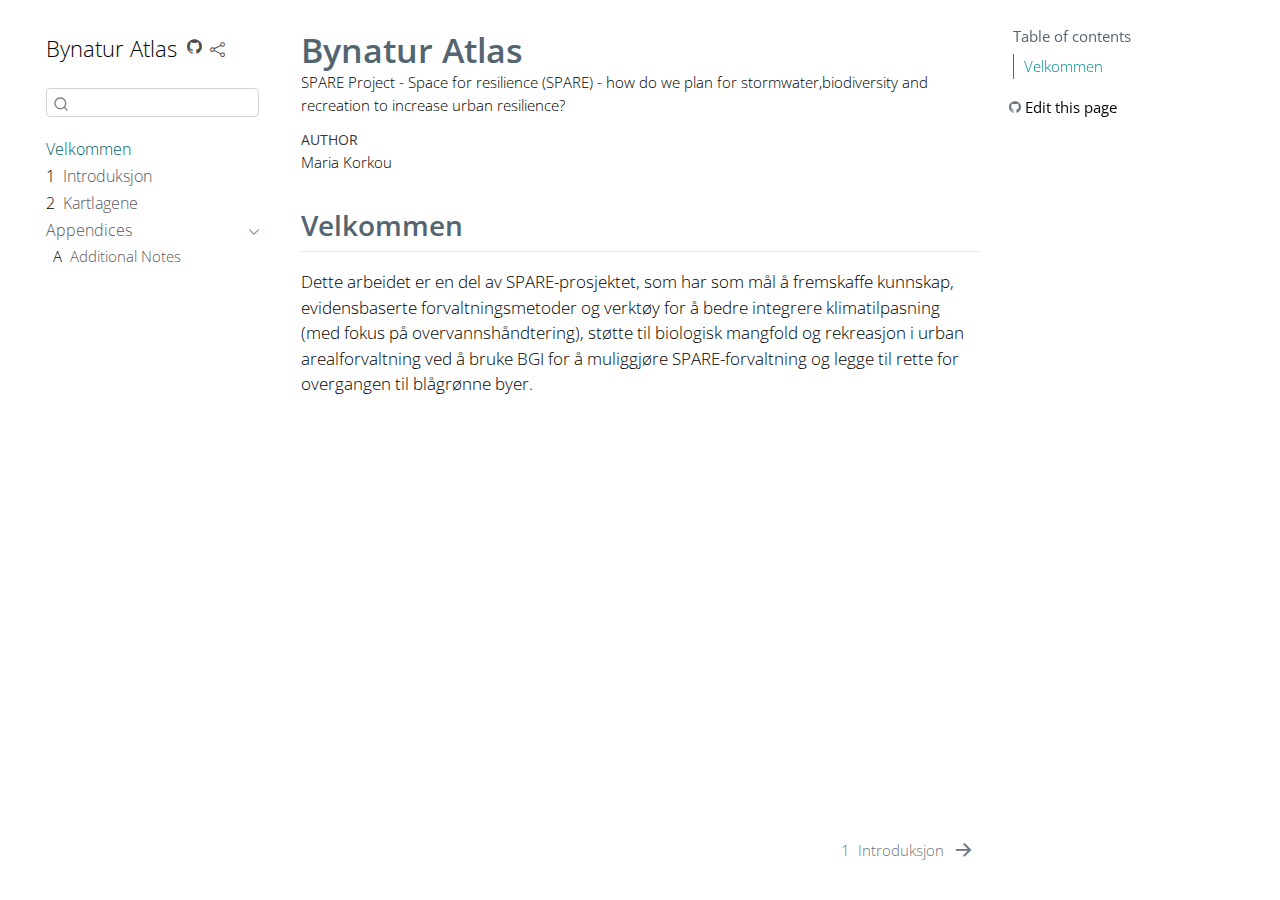
<file: _book/index.html>
<!DOCTYPE html>
<html xmlns="http://www.w3.org/1999/xhtml" lang="en" xml:lang="en"><head>

<meta charset="utf-8">
<meta name="generator" content="quarto-1.3.450">

<meta name="viewport" content="width=device-width, initial-scale=1.0, user-scalable=yes">

<meta name="author" content="Maria Korkou">
<meta name="description" content="SPARE Project - Space for resilience (SPARE) - how do we plan for stormwater,biodiversity and recreation to increase urban resilience?">

<title>Bynatur Atlas</title>
<style>
code{white-space: pre-wrap;}
span.smallcaps{font-variant: small-caps;}
div.columns{display: flex; gap: min(4vw, 1.5em);}
div.column{flex: auto; overflow-x: auto;}
div.hanging-indent{margin-left: 1.5em; text-indent: -1.5em;}
ul.task-list{list-style: none;}
ul.task-list li input[type="checkbox"] {
  width: 0.8em;
  margin: 0 0.8em 0.2em -1em; /* quarto-specific, see https://github.com/quarto-dev/quarto-cli/issues/4556 */ 
  vertical-align: middle;
}
</style>


<script src="site_libs/quarto-nav/quarto-nav.js"></script>
<script src="site_libs/quarto-nav/headroom.min.js"></script>
<script src="site_libs/clipboard/clipboard.min.js"></script>
<script src="site_libs/quarto-search/autocomplete.umd.js"></script>
<script src="site_libs/quarto-search/fuse.min.js"></script>
<script src="site_libs/quarto-search/quarto-search.js"></script>
<meta name="quarto:offset" content="./">
<link href="./introduction.html" rel="next">
<script src="site_libs/quarto-html/quarto.js"></script>
<script src="site_libs/quarto-html/popper.min.js"></script>
<script src="site_libs/quarto-html/tippy.umd.min.js"></script>
<script src="site_libs/quarto-html/anchor.min.js"></script>
<link href="site_libs/quarto-html/tippy.css" rel="stylesheet">
<link href="site_libs/quarto-html/quarto-syntax-highlighting.css" rel="stylesheet" id="quarto-text-highlighting-styles">
<script src="site_libs/bootstrap/bootstrap.min.js"></script>
<link href="site_libs/bootstrap/bootstrap-icons.css" rel="stylesheet">
<link href="site_libs/bootstrap/bootstrap.min.css" rel="stylesheet" id="quarto-bootstrap" data-mode="light">
<script id="quarto-search-options" type="application/json">{
  "location": "sidebar",
  "copy-button": false,
  "collapse-after": 3,
  "panel-placement": "start",
  "type": "textbox",
  "limit": 20,
  "language": {
    "search-no-results-text": "No results",
    "search-matching-documents-text": "matching documents",
    "search-copy-link-title": "Copy link to search",
    "search-hide-matches-text": "Hide additional matches",
    "search-more-match-text": "more match in this document",
    "search-more-matches-text": "more matches in this document",
    "search-clear-button-title": "Clear",
    "search-detached-cancel-button-title": "Cancel",
    "search-submit-button-title": "Submit",
    "search-label": "Search"
  }
}</script>


</head>

<body class="nav-sidebar floating">

<div id="quarto-search-results"></div>
  <header id="quarto-header" class="headroom fixed-top">
  <nav class="quarto-secondary-nav">
    <div class="container-fluid d-flex">
      <button type="button" class="quarto-btn-toggle btn" data-bs-toggle="collapse" data-bs-target="#quarto-sidebar,#quarto-sidebar-glass" aria-controls="quarto-sidebar" aria-expanded="false" aria-label="Toggle sidebar navigation" onclick="if (window.quartoToggleHeadroom) { window.quartoToggleHeadroom(); }">
        <i class="bi bi-layout-text-sidebar-reverse"></i>
      </button>
      <nav class="quarto-page-breadcrumbs" aria-label="breadcrumb"><ol class="breadcrumb"><li class="breadcrumb-item"><a href="./index.html">Velkommen</a></li></ol></nav>
      <a class="flex-grow-1" role="button" data-bs-toggle="collapse" data-bs-target="#quarto-sidebar,#quarto-sidebar-glass" aria-controls="quarto-sidebar" aria-expanded="false" aria-label="Toggle sidebar navigation" onclick="if (window.quartoToggleHeadroom) { window.quartoToggleHeadroom(); }">      
      </a>
      <button type="button" class="btn quarto-search-button" aria-label="" onclick="window.quartoOpenSearch();">
        <i class="bi bi-search"></i>
      </button>
    </div>
  </nav>
</header>
<!-- content -->
<div id="quarto-content" class="quarto-container page-columns page-rows-contents page-layout-article">
<!-- sidebar -->
  <nav id="quarto-sidebar" class="sidebar collapse collapse-horizontal sidebar-navigation floating overflow-auto">
    <div class="pt-lg-2 mt-2 text-left sidebar-header">
    <div class="sidebar-title mb-0 py-0">
      <a href="./">Bynatur Atlas</a> 
        <div class="sidebar-tools-main">
    <a href="https://github.com/NINAnor/NINA-ebook-template" rel="" title="Source Code" class="quarto-navigation-tool px-1" aria-label="Source Code"><i class="bi bi-github"></i></a>
    <div class="dropdown">
      <a href="" title="Share" id="quarto-navigation-tool-dropdown-0" class="quarto-navigation-tool dropdown-toggle px-1" data-bs-toggle="dropdown" aria-expanded="false" aria-label="Share"><i class="bi bi-share"></i></a>
      <ul class="dropdown-menu" aria-labelledby="quarto-navigation-tool-dropdown-0">
          <li>
            <a class="dropdown-item sidebar-tools-main-item" href="https://twitter.com/intent/tweet?url=|url|">
              <i class="bi bi-bi-twitter pe-1"></i>
            Twitter
            </a>
          </li>
          <li>
            <a class="dropdown-item sidebar-tools-main-item" href="https://www.facebook.com/sharer/sharer.php?u=|url|">
              <i class="bi bi-bi-facebook pe-1"></i>
            Facebook
            </a>
          </li>
          <li>
            <a class="dropdown-item sidebar-tools-main-item" href="https://www.linkedin.com/sharing/share-offsite/?url=|url|">
              <i class="bi bi-bi-linkedin pe-1"></i>
            LinkedIn
            </a>
          </li>
      </ul>
    </div>
</div>
    </div>
      </div>
        <div class="mt-2 flex-shrink-0 align-items-center">
        <div class="sidebar-search">
        <div id="quarto-search" class="" title="Search"></div>
        </div>
        </div>
    <div class="sidebar-menu-container"> 
    <ul class="list-unstyled mt-1">
        <li class="sidebar-item">
  <div class="sidebar-item-container"> 
  <a href="./index.html" class="sidebar-item-text sidebar-link active">
 <span class="menu-text">Velkommen</span></a>
  </div>
</li>
        <li class="sidebar-item">
  <div class="sidebar-item-container"> 
  <a href="./introduction.html" class="sidebar-item-text sidebar-link">
 <span class="menu-text"><span class="chapter-number">1</span>&nbsp; <span class="chapter-title">Introduksjon</span></span></a>
  </div>
</li>
        <li class="sidebar-item">
  <div class="sidebar-item-container"> 
  <a href="./layers.html" class="sidebar-item-text sidebar-link">
 <span class="menu-text"><span class="chapter-number">2</span>&nbsp; <span class="chapter-title">Kartlagene</span></span></a>
  </div>
</li>
        <li class="sidebar-item sidebar-item-section">
      <div class="sidebar-item-container"> 
            <a class="sidebar-item-text sidebar-link text-start" data-bs-toggle="collapse" data-bs-target="#quarto-sidebar-section-1" aria-expanded="true">
 <span class="menu-text">Appendices</span></a>
          <a class="sidebar-item-toggle text-start" data-bs-toggle="collapse" data-bs-target="#quarto-sidebar-section-1" aria-expanded="true" aria-label="Toggle section">
            <i class="bi bi-chevron-right ms-2"></i>
          </a> 
      </div>
      <ul id="quarto-sidebar-section-1" class="collapse list-unstyled sidebar-section depth1 show">  
          <li class="sidebar-item">
  <div class="sidebar-item-container"> 
  <a href="./appendix-notes.html" class="sidebar-item-text sidebar-link">
 <span class="menu-text"><span class="chapter-number">A</span>&nbsp; <span class="chapter-title">Additional Notes</span></span></a>
  </div>
</li>
      </ul>
  </li>
    </ul>
    </div>
</nav>
<div id="quarto-sidebar-glass" data-bs-toggle="collapse" data-bs-target="#quarto-sidebar,#quarto-sidebar-glass"></div>
<!-- margin-sidebar -->
    <div id="quarto-margin-sidebar" class="sidebar margin-sidebar">
        <nav id="TOC" role="doc-toc" class="toc-active">
    <h2 id="toc-title">Table of contents</h2>
   
  <ul>
  <li><a href="#velkommen" id="toc-velkommen" class="nav-link active" data-scroll-target="#velkommen">Velkommen</a></li>
  </ul>
<div class="toc-actions"><div><i class="bi bi-github"></i></div><div class="action-links"><p><a href="https://github.com/NINAnor/NINA-ebook-template/edit/main/index.qmd" class="toc-action">Edit this page</a></p></div></div></nav>
    </div>
<!-- main -->
<main class="content" id="quarto-document-content">

<header id="title-block-header" class="quarto-title-block default">
<div class="quarto-title">
<h1 class="title">Bynatur Atlas</h1>
</div>

<div>
  <div class="description">
    <p>SPARE Project - Space for resilience (SPARE) - how do we plan for stormwater,biodiversity and recreation to increase urban resilience?</p>
  </div>
</div>


<div class="quarto-title-meta">

    <div>
    <div class="quarto-title-meta-heading">Author</div>
    <div class="quarto-title-meta-contents">
             <p>Maria Korkou </p>
          </div>
  </div>
    
  
    
  </div>
  

</header>

<section id="velkommen" class="level2 unnumbered">
<h2 class="unnumbered anchored" data-anchor-id="velkommen">Velkommen</h2>
<p>Dette arbeidet er en del av SPARE-prosjektet, som har som mål å fremskaffe kunnskap, evidensbaserte forvaltningsmetoder og verktøy for å bedre integrere klimatilpasning (med fokus på overvannshåndtering), støtte til biologisk mangfold og rekreasjon i urban arealforvaltning ved å bruke BGI for å muliggjøre SPARE-forvaltning og legge til rette for overgangen til blågrønne byer.</p>


</section>

</main> <!-- /main -->
<script id="quarto-html-after-body" type="application/javascript">
window.document.addEventListener("DOMContentLoaded", function (event) {
  const toggleBodyColorMode = (bsSheetEl) => {
    const mode = bsSheetEl.getAttribute("data-mode");
    const bodyEl = window.document.querySelector("body");
    if (mode === "dark") {
      bodyEl.classList.add("quarto-dark");
      bodyEl.classList.remove("quarto-light");
    } else {
      bodyEl.classList.add("quarto-light");
      bodyEl.classList.remove("quarto-dark");
    }
  }
  const toggleBodyColorPrimary = () => {
    const bsSheetEl = window.document.querySelector("link#quarto-bootstrap");
    if (bsSheetEl) {
      toggleBodyColorMode(bsSheetEl);
    }
  }
  toggleBodyColorPrimary();  
  const icon = "";
  const anchorJS = new window.AnchorJS();
  anchorJS.options = {
    placement: 'right',
    icon: icon
  };
  anchorJS.add('.anchored');
  const isCodeAnnotation = (el) => {
    for (const clz of el.classList) {
      if (clz.startsWith('code-annotation-')) {                     
        return true;
      }
    }
    return false;
  }
  const clipboard = new window.ClipboardJS('.code-copy-button', {
    text: function(trigger) {
      const codeEl = trigger.previousElementSibling.cloneNode(true);
      for (const childEl of codeEl.children) {
        if (isCodeAnnotation(childEl)) {
          childEl.remove();
        }
      }
      return codeEl.innerText;
    }
  });
  clipboard.on('success', function(e) {
    // button target
    const button = e.trigger;
    // don't keep focus
    button.blur();
    // flash "checked"
    button.classList.add('code-copy-button-checked');
    var currentTitle = button.getAttribute("title");
    button.setAttribute("title", "Copied!");
    let tooltip;
    if (window.bootstrap) {
      button.setAttribute("data-bs-toggle", "tooltip");
      button.setAttribute("data-bs-placement", "left");
      button.setAttribute("data-bs-title", "Copied!");
      tooltip = new bootstrap.Tooltip(button, 
        { trigger: "manual", 
          customClass: "code-copy-button-tooltip",
          offset: [0, -8]});
      tooltip.show();    
    }
    setTimeout(function() {
      if (tooltip) {
        tooltip.hide();
        button.removeAttribute("data-bs-title");
        button.removeAttribute("data-bs-toggle");
        button.removeAttribute("data-bs-placement");
      }
      button.setAttribute("title", currentTitle);
      button.classList.remove('code-copy-button-checked');
    }, 1000);
    // clear code selection
    e.clearSelection();
  });
  function tippyHover(el, contentFn) {
    const config = {
      allowHTML: true,
      content: contentFn,
      maxWidth: 500,
      delay: 100,
      arrow: false,
      appendTo: function(el) {
          return el.parentElement;
      },
      interactive: true,
      interactiveBorder: 10,
      theme: 'quarto',
      placement: 'bottom-start'
    };
    window.tippy(el, config); 
  }
  const noterefs = window.document.querySelectorAll('a[role="doc-noteref"]');
  for (var i=0; i<noterefs.length; i++) {
    const ref = noterefs[i];
    tippyHover(ref, function() {
      // use id or data attribute instead here
      let href = ref.getAttribute('data-footnote-href') || ref.getAttribute('href');
      try { href = new URL(href).hash; } catch {}
      const id = href.replace(/^#\/?/, "");
      const note = window.document.getElementById(id);
      return note.innerHTML;
    });
  }
      let selectedAnnoteEl;
      const selectorForAnnotation = ( cell, annotation) => {
        let cellAttr = 'data-code-cell="' + cell + '"';
        let lineAttr = 'data-code-annotation="' +  annotation + '"';
        const selector = 'span[' + cellAttr + '][' + lineAttr + ']';
        return selector;
      }
      const selectCodeLines = (annoteEl) => {
        const doc = window.document;
        const targetCell = annoteEl.getAttribute("data-target-cell");
        const targetAnnotation = annoteEl.getAttribute("data-target-annotation");
        const annoteSpan = window.document.querySelector(selectorForAnnotation(targetCell, targetAnnotation));
        const lines = annoteSpan.getAttribute("data-code-lines").split(",");
        const lineIds = lines.map((line) => {
          return targetCell + "-" + line;
        })
        let top = null;
        let height = null;
        let parent = null;
        if (lineIds.length > 0) {
            //compute the position of the single el (top and bottom and make a div)
            const el = window.document.getElementById(lineIds[0]);
            top = el.offsetTop;
            height = el.offsetHeight;
            parent = el.parentElement.parentElement;
          if (lineIds.length > 1) {
            const lastEl = window.document.getElementById(lineIds[lineIds.length - 1]);
            const bottom = lastEl.offsetTop + lastEl.offsetHeight;
            height = bottom - top;
          }
          if (top !== null && height !== null && parent !== null) {
            // cook up a div (if necessary) and position it 
            let div = window.document.getElementById("code-annotation-line-highlight");
            if (div === null) {
              div = window.document.createElement("div");
              div.setAttribute("id", "code-annotation-line-highlight");
              div.style.position = 'absolute';
              parent.appendChild(div);
            }
            div.style.top = top - 2 + "px";
            div.style.height = height + 4 + "px";
            let gutterDiv = window.document.getElementById("code-annotation-line-highlight-gutter");
            if (gutterDiv === null) {
              gutterDiv = window.document.createElement("div");
              gutterDiv.setAttribute("id", "code-annotation-line-highlight-gutter");
              gutterDiv.style.position = 'absolute';
              const codeCell = window.document.getElementById(targetCell);
              const gutter = codeCell.querySelector('.code-annotation-gutter');
              gutter.appendChild(gutterDiv);
            }
            gutterDiv.style.top = top - 2 + "px";
            gutterDiv.style.height = height + 4 + "px";
          }
          selectedAnnoteEl = annoteEl;
        }
      };
      const unselectCodeLines = () => {
        const elementsIds = ["code-annotation-line-highlight", "code-annotation-line-highlight-gutter"];
        elementsIds.forEach((elId) => {
          const div = window.document.getElementById(elId);
          if (div) {
            div.remove();
          }
        });
        selectedAnnoteEl = undefined;
      };
      // Attach click handler to the DT
      const annoteDls = window.document.querySelectorAll('dt[data-target-cell]');
      for (const annoteDlNode of annoteDls) {
        annoteDlNode.addEventListener('click', (event) => {
          const clickedEl = event.target;
          if (clickedEl !== selectedAnnoteEl) {
            unselectCodeLines();
            const activeEl = window.document.querySelector('dt[data-target-cell].code-annotation-active');
            if (activeEl) {
              activeEl.classList.remove('code-annotation-active');
            }
            selectCodeLines(clickedEl);
            clickedEl.classList.add('code-annotation-active');
          } else {
            // Unselect the line
            unselectCodeLines();
            clickedEl.classList.remove('code-annotation-active');
          }
        });
      }
  const findCites = (el) => {
    const parentEl = el.parentElement;
    if (parentEl) {
      const cites = parentEl.dataset.cites;
      if (cites) {
        return {
          el,
          cites: cites.split(' ')
        };
      } else {
        return findCites(el.parentElement)
      }
    } else {
      return undefined;
    }
  };
  var bibliorefs = window.document.querySelectorAll('a[role="doc-biblioref"]');
  for (var i=0; i<bibliorefs.length; i++) {
    const ref = bibliorefs[i];
    const citeInfo = findCites(ref);
    if (citeInfo) {
      tippyHover(citeInfo.el, function() {
        var popup = window.document.createElement('div');
        citeInfo.cites.forEach(function(cite) {
          var citeDiv = window.document.createElement('div');
          citeDiv.classList.add('hanging-indent');
          citeDiv.classList.add('csl-entry');
          var biblioDiv = window.document.getElementById('ref-' + cite);
          if (biblioDiv) {
            citeDiv.innerHTML = biblioDiv.innerHTML;
          }
          popup.appendChild(citeDiv);
        });
        return popup.innerHTML;
      });
    }
  }
});
</script>
<nav class="page-navigation">
  <div class="nav-page nav-page-previous">
  </div>
  <div class="nav-page nav-page-next">
      <a href="./introduction.html" class="pagination-link">
        <span class="nav-page-text"><span class="chapter-number">1</span>&nbsp; <span class="chapter-title">Introduksjon</span></span> <i class="bi bi-arrow-right-short"></i>
      </a>
  </div>
</nav>
</div> <!-- /content -->



</body></html>
</file>
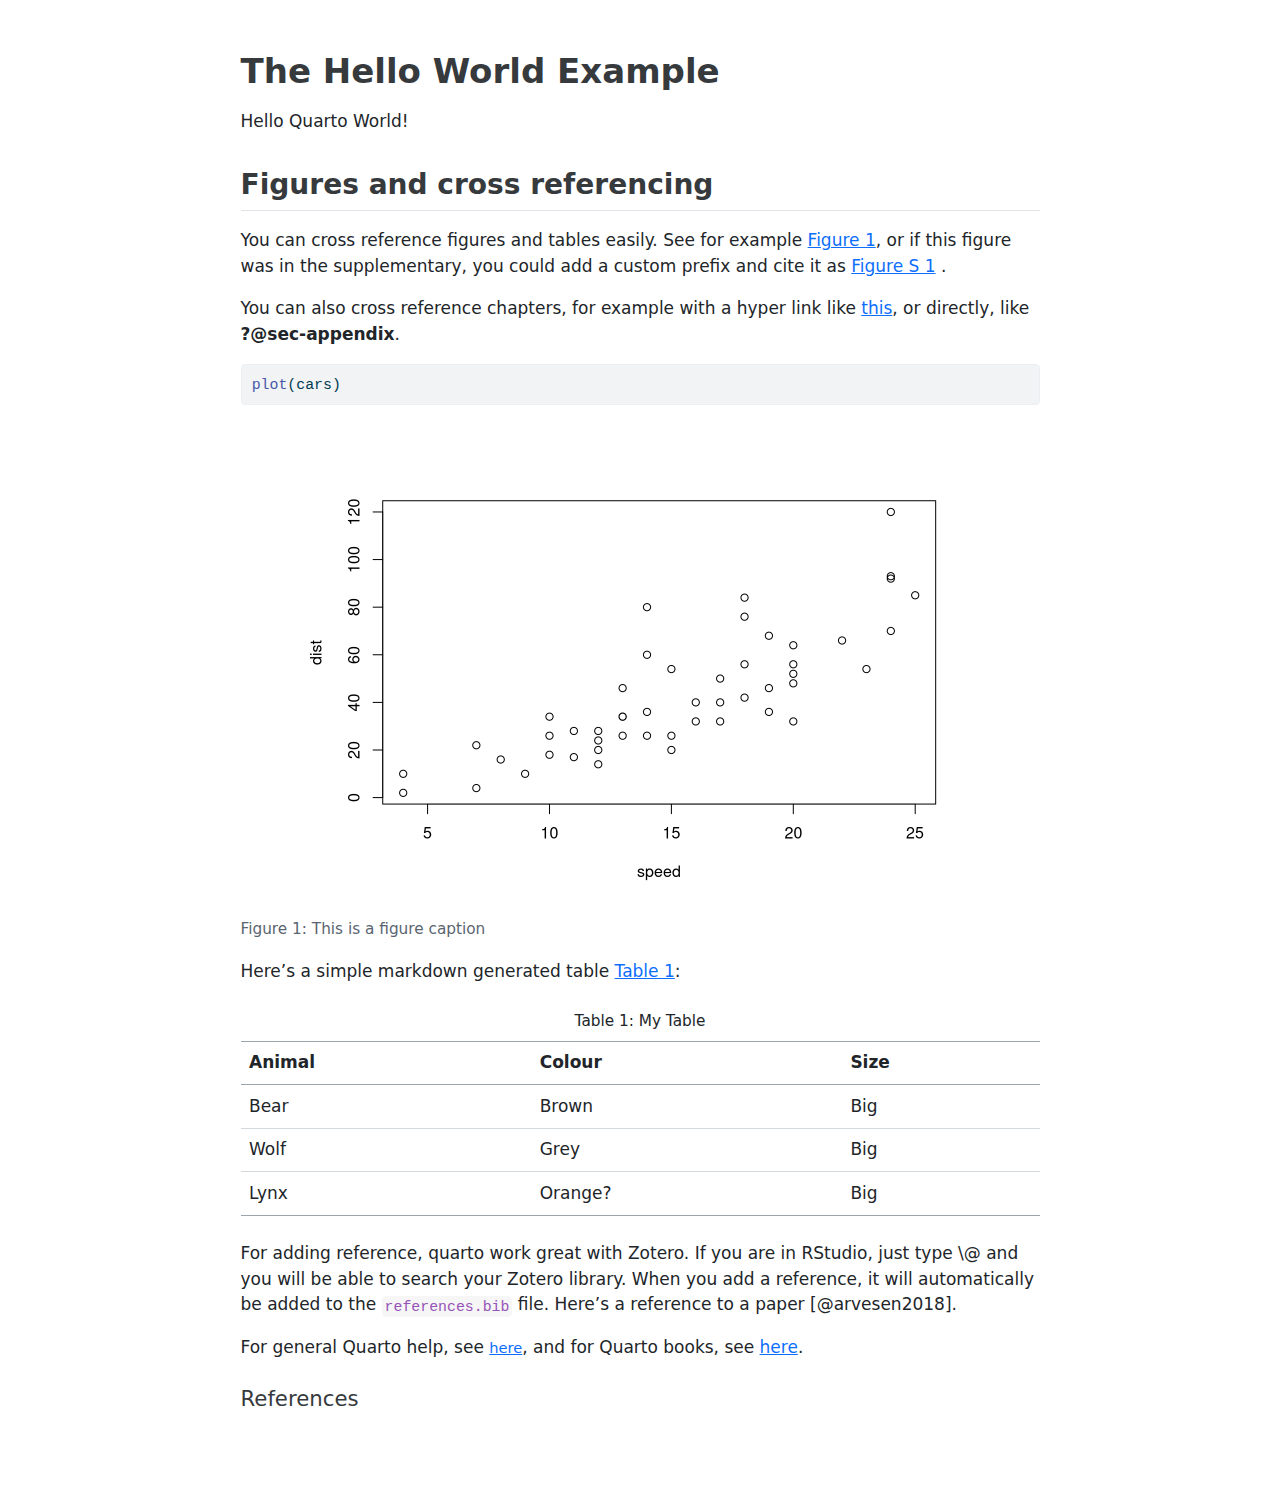
<file: hello-world.html>
<!DOCTYPE html>
<html xmlns="http://www.w3.org/1999/xhtml" lang="en" xml:lang="en"><head>

<meta charset="utf-8">
<meta name="generator" content="quarto-1.3.450">

<meta name="viewport" content="width=device-width, initial-scale=1.0, user-scalable=yes">


<title>hello-world</title>
<style>
code{white-space: pre-wrap;}
span.smallcaps{font-variant: small-caps;}
div.columns{display: flex; gap: min(4vw, 1.5em);}
div.column{flex: auto; overflow-x: auto;}
div.hanging-indent{margin-left: 1.5em; text-indent: -1.5em;}
ul.task-list{list-style: none;}
ul.task-list li input[type="checkbox"] {
  width: 0.8em;
  margin: 0 0.8em 0.2em -1em; /* quarto-specific, see https://github.com/quarto-dev/quarto-cli/issues/4556 */ 
  vertical-align: middle;
}
/* CSS for syntax highlighting */
pre > code.sourceCode { white-space: pre; position: relative; }
pre > code.sourceCode > span { display: inline-block; line-height: 1.25; }
pre > code.sourceCode > span:empty { height: 1.2em; }
.sourceCode { overflow: visible; }
code.sourceCode > span { color: inherit; text-decoration: inherit; }
div.sourceCode { margin: 1em 0; }
pre.sourceCode { margin: 0; }
@media screen {
div.sourceCode { overflow: auto; }
}
@media print {
pre > code.sourceCode { white-space: pre-wrap; }
pre > code.sourceCode > span { text-indent: -5em; padding-left: 5em; }
}
pre.numberSource code
  { counter-reset: source-line 0; }
pre.numberSource code > span
  { position: relative; left: -4em; counter-increment: source-line; }
pre.numberSource code > span > a:first-child::before
  { content: counter(source-line);
    position: relative; left: -1em; text-align: right; vertical-align: baseline;
    border: none; display: inline-block;
    -webkit-touch-callout: none; -webkit-user-select: none;
    -khtml-user-select: none; -moz-user-select: none;
    -ms-user-select: none; user-select: none;
    padding: 0 4px; width: 4em;
  }
pre.numberSource { margin-left: 3em;  padding-left: 4px; }
div.sourceCode
  {   }
@media screen {
pre > code.sourceCode > span > a:first-child::before { text-decoration: underline; }
}
</style>


<script src="hello-world_files/libs/clipboard/clipboard.min.js"></script>
<script src="hello-world_files/libs/quarto-html/quarto.js"></script>
<script src="hello-world_files/libs/quarto-html/popper.min.js"></script>
<script src="hello-world_files/libs/quarto-html/tippy.umd.min.js"></script>
<script src="hello-world_files/libs/quarto-html/anchor.min.js"></script>
<link href="hello-world_files/libs/quarto-html/tippy.css" rel="stylesheet">
<link href="hello-world_files/libs/quarto-html/quarto-syntax-highlighting.css" rel="stylesheet" id="quarto-text-highlighting-styles">
<script src="hello-world_files/libs/bootstrap/bootstrap.min.js"></script>
<link href="hello-world_files/libs/bootstrap/bootstrap-icons.css" rel="stylesheet">
<link href="hello-world_files/libs/bootstrap/bootstrap.min.css" rel="stylesheet" id="quarto-bootstrap" data-mode="light">


</head>

<body class="fullcontent">

<div id="quarto-content" class="page-columns page-rows-contents page-layout-article">

<main class="content" id="quarto-document-content">



<section id="sec-hello-world" class="level1">
<h1>The Hello World Example</h1>
<p>Hello Quarto World!</p>
<section id="figures-and-cross-referencing" class="level2">
<h2 class="anchored" data-anchor-id="figures-and-cross-referencing">Figures and cross referencing</h2>
<p>You can cross reference figures and tables easily. See for example <a href="#fig-plot">Figure&nbsp;1</a>, or if this figure was in the supplementary, you could add a custom prefix and cite it as <a href="#fig-plot">Figure S&nbsp;1</a> .</p>
<p>You can also cross reference chapters, for example with a hyper link like <a href="#sec-appendix">this</a>, or directly, like <strong>?@sec-appendix</strong>.</p>
<div class="cell">
<div class="sourceCode cell-code" id="cb1"><pre class="sourceCode r code-with-copy"><code class="sourceCode r"><span id="cb1-1"><a href="#cb1-1" aria-hidden="true" tabindex="-1"></a><span class="fu">plot</span>(cars)</span></code><button title="Copy to Clipboard" class="code-copy-button"><i class="bi"></i></button></pre></div>
<div class="cell-output-display">
<div id="fig-plot" class="quarto-figure quarto-figure-center anchored">
<figure class="figure">
<p><img src="hello-world_files/figure-html/fig-plot-1.png" class="img-fluid figure-img" width="672"></p>
<figcaption class="figure-caption">Figure&nbsp;1: This is a figure caption</figcaption>
</figure>
</div>
</div>
</div>
<p>Here’s a simple markdown generated table <a href="#tbl-myTable">Table&nbsp;1</a>:</p>
<div id="tbl-myTable" class="anchored">
<table class="table">
<caption>Table&nbsp;1: My Table</caption>
<thead>
<tr class="header">
<th>Animal</th>
<th>Colour</th>
<th>Size</th>
</tr>
</thead>
<tbody>
<tr class="odd">
<td>Bear</td>
<td>Brown</td>
<td>Big</td>
</tr>
<tr class="even">
<td>Wolf</td>
<td>Grey</td>
<td>Big</td>
</tr>
<tr class="odd">
<td>Lynx</td>
<td>Orange?</td>
<td>Big</td>
</tr>
</tbody>
</table>
</div>
<p>For adding reference, quarto work great with Zotero. If you are in RStudio, just type \@ and you will be able to search your Zotero library. When you add a reference, it will automatically be added to the <code>references.bib</code> file. Here’s a reference to a paper <span class="citation" data-cites="arvesen2018">[@arvesen2018]</span>.</p>
<p>For general Quarto help, see <a href="#0" style="font-size: 11pt;">here</a>, and for Quarto books, see <a href="Quarto%20–%20Book%20Structure%3E%3E">here</a>.</p>
<section id="references" class="level4 unnumbered">
<h4 class="unnumbered anchored" data-anchor-id="references">References</h4>
</section>
</section>
</section>

</main>
<!-- /main column -->
<script id="quarto-html-after-body" type="application/javascript">
window.document.addEventListener("DOMContentLoaded", function (event) {
  const toggleBodyColorMode = (bsSheetEl) => {
    const mode = bsSheetEl.getAttribute("data-mode");
    const bodyEl = window.document.querySelector("body");
    if (mode === "dark") {
      bodyEl.classList.add("quarto-dark");
      bodyEl.classList.remove("quarto-light");
    } else {
      bodyEl.classList.add("quarto-light");
      bodyEl.classList.remove("quarto-dark");
    }
  }
  const toggleBodyColorPrimary = () => {
    const bsSheetEl = window.document.querySelector("link#quarto-bootstrap");
    if (bsSheetEl) {
      toggleBodyColorMode(bsSheetEl);
    }
  }
  toggleBodyColorPrimary();  
  const icon = "";
  const anchorJS = new window.AnchorJS();
  anchorJS.options = {
    placement: 'right',
    icon: icon
  };
  anchorJS.add('.anchored');
  const isCodeAnnotation = (el) => {
    for (const clz of el.classList) {
      if (clz.startsWith('code-annotation-')) {                     
        return true;
      }
    }
    return false;
  }
  const clipboard = new window.ClipboardJS('.code-copy-button', {
    text: function(trigger) {
      const codeEl = trigger.previousElementSibling.cloneNode(true);
      for (const childEl of codeEl.children) {
        if (isCodeAnnotation(childEl)) {
          childEl.remove();
        }
      }
      return codeEl.innerText;
    }
  });
  clipboard.on('success', function(e) {
    // button target
    const button = e.trigger;
    // don't keep focus
    button.blur();
    // flash "checked"
    button.classList.add('code-copy-button-checked');
    var currentTitle = button.getAttribute("title");
    button.setAttribute("title", "Copied!");
    let tooltip;
    if (window.bootstrap) {
      button.setAttribute("data-bs-toggle", "tooltip");
      button.setAttribute("data-bs-placement", "left");
      button.setAttribute("data-bs-title", "Copied!");
      tooltip = new bootstrap.Tooltip(button, 
        { trigger: "manual", 
          customClass: "code-copy-button-tooltip",
          offset: [0, -8]});
      tooltip.show();    
    }
    setTimeout(function() {
      if (tooltip) {
        tooltip.hide();
        button.removeAttribute("data-bs-title");
        button.removeAttribute("data-bs-toggle");
        button.removeAttribute("data-bs-placement");
      }
      button.setAttribute("title", currentTitle);
      button.classList.remove('code-copy-button-checked');
    }, 1000);
    // clear code selection
    e.clearSelection();
  });
  function tippyHover(el, contentFn) {
    const config = {
      allowHTML: true,
      content: contentFn,
      maxWidth: 500,
      delay: 100,
      arrow: false,
      appendTo: function(el) {
          return el.parentElement;
      },
      interactive: true,
      interactiveBorder: 10,
      theme: 'quarto',
      placement: 'bottom-start'
    };
    window.tippy(el, config); 
  }
  const noterefs = window.document.querySelectorAll('a[role="doc-noteref"]');
  for (var i=0; i<noterefs.length; i++) {
    const ref = noterefs[i];
    tippyHover(ref, function() {
      // use id or data attribute instead here
      let href = ref.getAttribute('data-footnote-href') || ref.getAttribute('href');
      try { href = new URL(href).hash; } catch {}
      const id = href.replace(/^#\/?/, "");
      const note = window.document.getElementById(id);
      return note.innerHTML;
    });
  }
      let selectedAnnoteEl;
      const selectorForAnnotation = ( cell, annotation) => {
        let cellAttr = 'data-code-cell="' + cell + '"';
        let lineAttr = 'data-code-annotation="' +  annotation + '"';
        const selector = 'span[' + cellAttr + '][' + lineAttr + ']';
        return selector;
      }
      const selectCodeLines = (annoteEl) => {
        const doc = window.document;
        const targetCell = annoteEl.getAttribute("data-target-cell");
        const targetAnnotation = annoteEl.getAttribute("data-target-annotation");
        const annoteSpan = window.document.querySelector(selectorForAnnotation(targetCell, targetAnnotation));
        const lines = annoteSpan.getAttribute("data-code-lines").split(",");
        const lineIds = lines.map((line) => {
          return targetCell + "-" + line;
        })
        let top = null;
        let height = null;
        let parent = null;
        if (lineIds.length > 0) {
            //compute the position of the single el (top and bottom and make a div)
            const el = window.document.getElementById(lineIds[0]);
            top = el.offsetTop;
            height = el.offsetHeight;
            parent = el.parentElement.parentElement;
          if (lineIds.length > 1) {
            const lastEl = window.document.getElementById(lineIds[lineIds.length - 1]);
            const bottom = lastEl.offsetTop + lastEl.offsetHeight;
            height = bottom - top;
          }
          if (top !== null && height !== null && parent !== null) {
            // cook up a div (if necessary) and position it 
            let div = window.document.getElementById("code-annotation-line-highlight");
            if (div === null) {
              div = window.document.createElement("div");
              div.setAttribute("id", "code-annotation-line-highlight");
              div.style.position = 'absolute';
              parent.appendChild(div);
            }
            div.style.top = top - 2 + "px";
            div.style.height = height + 4 + "px";
            let gutterDiv = window.document.getElementById("code-annotation-line-highlight-gutter");
            if (gutterDiv === null) {
              gutterDiv = window.document.createElement("div");
              gutterDiv.setAttribute("id", "code-annotation-line-highlight-gutter");
              gutterDiv.style.position = 'absolute';
              const codeCell = window.document.getElementById(targetCell);
              const gutter = codeCell.querySelector('.code-annotation-gutter');
              gutter.appendChild(gutterDiv);
            }
            gutterDiv.style.top = top - 2 + "px";
            gutterDiv.style.height = height + 4 + "px";
          }
          selectedAnnoteEl = annoteEl;
        }
      };
      const unselectCodeLines = () => {
        const elementsIds = ["code-annotation-line-highlight", "code-annotation-line-highlight-gutter"];
        elementsIds.forEach((elId) => {
          const div = window.document.getElementById(elId);
          if (div) {
            div.remove();
          }
        });
        selectedAnnoteEl = undefined;
      };
      // Attach click handler to the DT
      const annoteDls = window.document.querySelectorAll('dt[data-target-cell]');
      for (const annoteDlNode of annoteDls) {
        annoteDlNode.addEventListener('click', (event) => {
          const clickedEl = event.target;
          if (clickedEl !== selectedAnnoteEl) {
            unselectCodeLines();
            const activeEl = window.document.querySelector('dt[data-target-cell].code-annotation-active');
            if (activeEl) {
              activeEl.classList.remove('code-annotation-active');
            }
            selectCodeLines(clickedEl);
            clickedEl.classList.add('code-annotation-active');
          } else {
            // Unselect the line
            unselectCodeLines();
            clickedEl.classList.remove('code-annotation-active');
          }
        });
      }
  const findCites = (el) => {
    const parentEl = el.parentElement;
    if (parentEl) {
      const cites = parentEl.dataset.cites;
      if (cites) {
        return {
          el,
          cites: cites.split(' ')
        };
      } else {
        return findCites(el.parentElement)
      }
    } else {
      return undefined;
    }
  };
  var bibliorefs = window.document.querySelectorAll('a[role="doc-biblioref"]');
  for (var i=0; i<bibliorefs.length; i++) {
    const ref = bibliorefs[i];
    const citeInfo = findCites(ref);
    if (citeInfo) {
      tippyHover(citeInfo.el, function() {
        var popup = window.document.createElement('div');
        citeInfo.cites.forEach(function(cite) {
          var citeDiv = window.document.createElement('div');
          citeDiv.classList.add('hanging-indent');
          citeDiv.classList.add('csl-entry');
          var biblioDiv = window.document.getElementById('ref-' + cite);
          if (biblioDiv) {
            citeDiv.innerHTML = biblioDiv.innerHTML;
          }
          popup.appendChild(citeDiv);
        });
        return popup.innerHTML;
      });
    }
  }
});
</script>
</div> <!-- /content -->



</body></html>
</file>
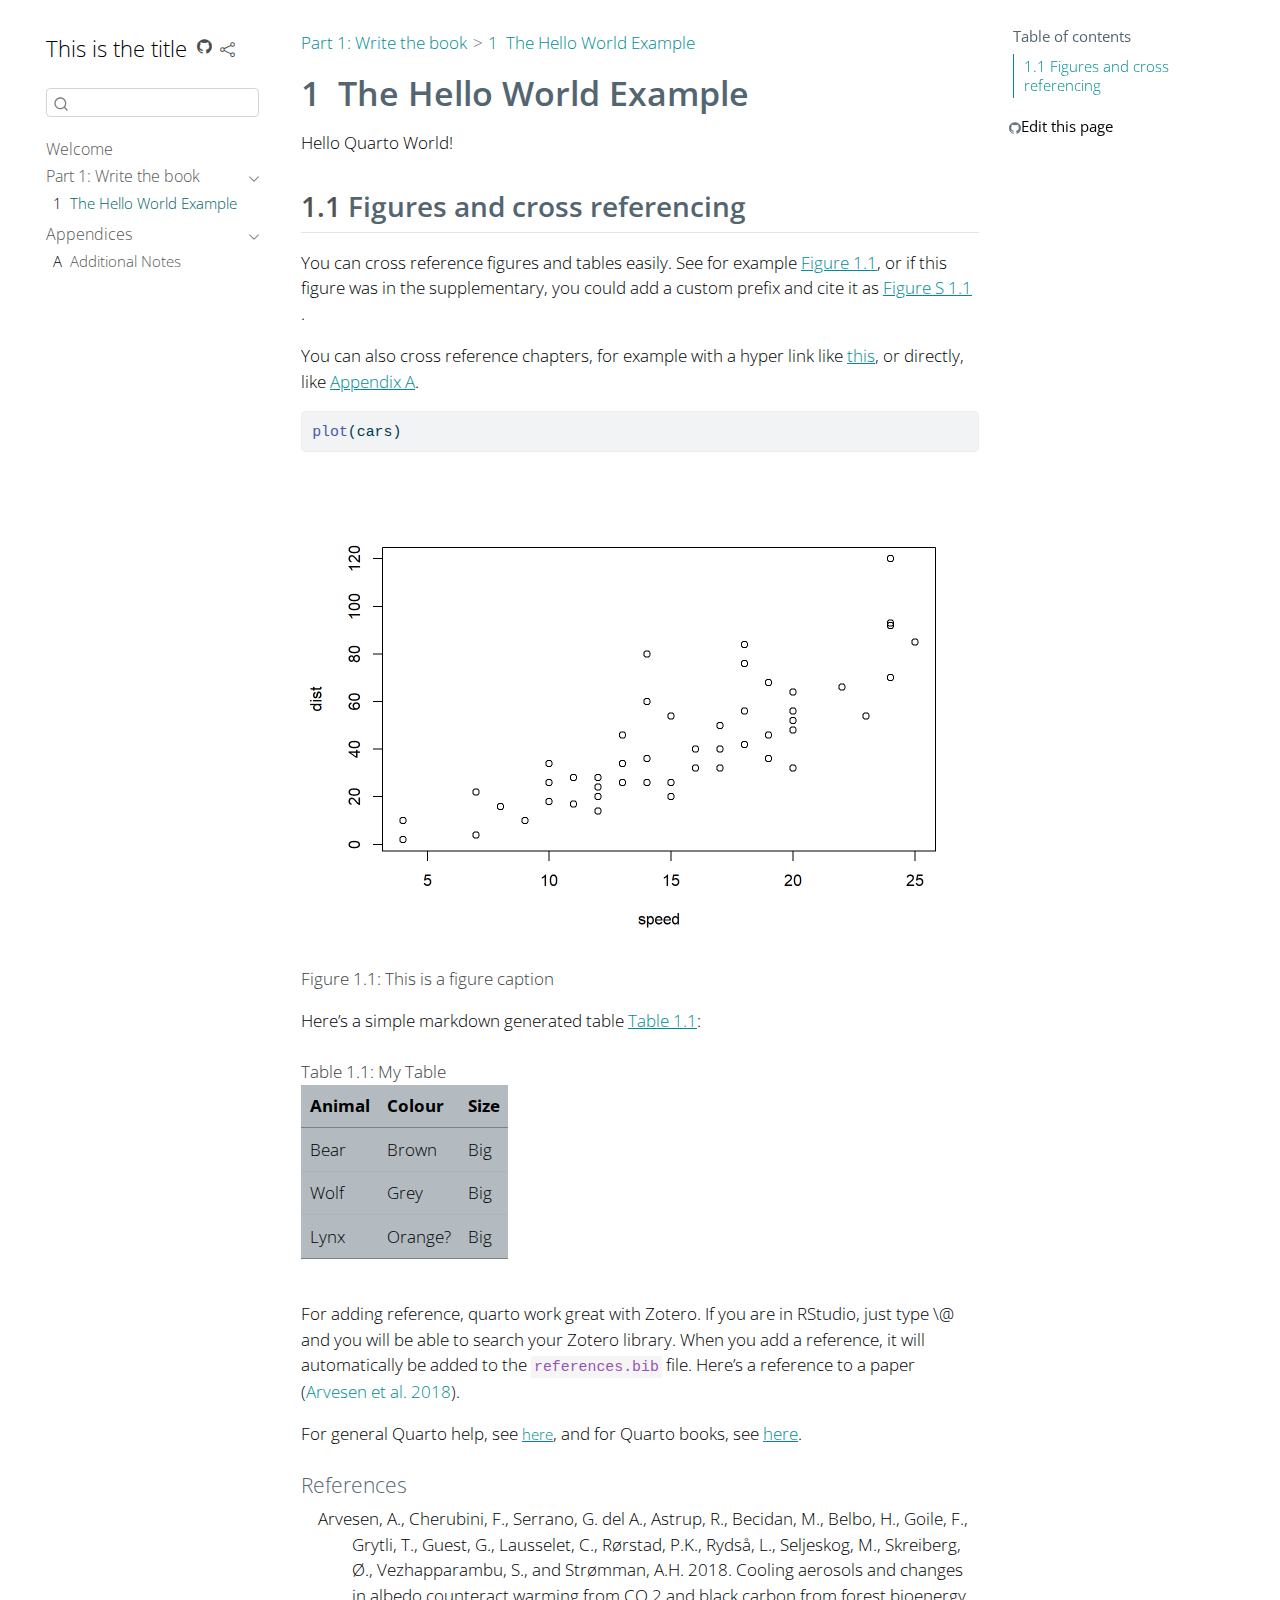
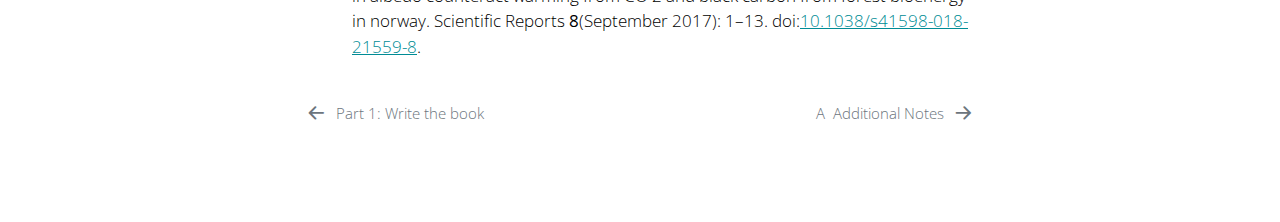
<file: _book/hello-world.html>
<!DOCTYPE html>
<html xmlns="http://www.w3.org/1999/xhtml" lang="en" xml:lang="en"><head>

<meta charset="utf-8">
<meta name="generator" content="quarto-1.4.549">

<meta name="viewport" content="width=device-width, initial-scale=1.0, user-scalable=yes">

<meta name="description" content="Add some description here if you like.">

<title>This is the title - 1&nbsp; The Hello World Example</title>
<style>
code{white-space: pre-wrap;}
span.smallcaps{font-variant: small-caps;}
div.columns{display: flex; gap: min(4vw, 1.5em);}
div.column{flex: auto; overflow-x: auto;}
div.hanging-indent{margin-left: 1.5em; text-indent: -1.5em;}
ul.task-list{list-style: none;}
ul.task-list li input[type="checkbox"] {
  width: 0.8em;
  margin: 0 0.8em 0.2em -1em; /* quarto-specific, see https://github.com/quarto-dev/quarto-cli/issues/4556 */ 
  vertical-align: middle;
}
/* CSS for syntax highlighting */
pre > code.sourceCode { white-space: pre; position: relative; }
pre > code.sourceCode > span { line-height: 1.25; }
pre > code.sourceCode > span:empty { height: 1.2em; }
.sourceCode { overflow: visible; }
code.sourceCode > span { color: inherit; text-decoration: inherit; }
div.sourceCode { margin: 1em 0; }
pre.sourceCode { margin: 0; }
@media screen {
div.sourceCode { overflow: auto; }
}
@media print {
pre > code.sourceCode { white-space: pre-wrap; }
pre > code.sourceCode > span { text-indent: -5em; padding-left: 5em; }
}
pre.numberSource code
  { counter-reset: source-line 0; }
pre.numberSource code > span
  { position: relative; left: -4em; counter-increment: source-line; }
pre.numberSource code > span > a:first-child::before
  { content: counter(source-line);
    position: relative; left: -1em; text-align: right; vertical-align: baseline;
    border: none; display: inline-block;
    -webkit-touch-callout: none; -webkit-user-select: none;
    -khtml-user-select: none; -moz-user-select: none;
    -ms-user-select: none; user-select: none;
    padding: 0 4px; width: 4em;
  }
pre.numberSource { margin-left: 3em;  padding-left: 4px; }
div.sourceCode
  {   }
@media screen {
pre > code.sourceCode > span > a:first-child::before { text-decoration: underline; }
}
/* CSS for citations */
div.csl-bib-body { }
div.csl-entry {
  clear: both;
  margin-bottom: 0em;
}
.hanging-indent div.csl-entry {
  margin-left:2em;
  text-indent:-2em;
}
div.csl-left-margin {
  min-width:2em;
  float:left;
}
div.csl-right-inline {
  margin-left:2em;
  padding-left:1em;
}
div.csl-indent {
  margin-left: 2em;
}</style>


<script src="site_libs/quarto-nav/quarto-nav.js"></script>
<script src="site_libs/quarto-nav/headroom.min.js"></script>
<script src="site_libs/clipboard/clipboard.min.js"></script>
<script src="site_libs/quarto-search/autocomplete.umd.js"></script>
<script src="site_libs/quarto-search/fuse.min.js"></script>
<script src="site_libs/quarto-search/quarto-search.js"></script>
<meta name="quarto:offset" content="./">
<link href="./appendix-notes.html" rel="next">
<link href="./my-first-book.html" rel="prev">
<script src="site_libs/quarto-html/quarto.js"></script>
<script src="site_libs/quarto-html/popper.min.js"></script>
<script src="site_libs/quarto-html/tippy.umd.min.js"></script>
<script src="site_libs/quarto-html/anchor.min.js"></script>
<link href="site_libs/quarto-html/tippy.css" rel="stylesheet">
<link href="site_libs/quarto-html/quarto-syntax-highlighting.css" rel="stylesheet" id="quarto-text-highlighting-styles">
<script src="site_libs/bootstrap/bootstrap.min.js"></script>
<link href="site_libs/bootstrap/bootstrap-icons.css" rel="stylesheet">
<link href="site_libs/bootstrap/bootstrap.min.css" rel="stylesheet" id="quarto-bootstrap" data-mode="light">
<script id="quarto-search-options" type="application/json">{
  "location": "sidebar",
  "copy-button": false,
  "collapse-after": 3,
  "panel-placement": "start",
  "type": "textbox",
  "limit": 50,
  "keyboard-shortcut": [
    "f",
    "/",
    "s"
  ],
  "show-item-context": false,
  "language": {
    "search-no-results-text": "No results",
    "search-matching-documents-text": "matching documents",
    "search-copy-link-title": "Copy link to search",
    "search-hide-matches-text": "Hide additional matches",
    "search-more-match-text": "more match in this document",
    "search-more-matches-text": "more matches in this document",
    "search-clear-button-title": "Clear",
    "search-text-placeholder": "",
    "search-detached-cancel-button-title": "Cancel",
    "search-submit-button-title": "Submit",
    "search-label": "Search"
  }
}</script>


</head>

<body class="nav-sidebar floating">

<div id="quarto-search-results"></div>
  <header id="quarto-header" class="headroom fixed-top">
  <nav class="quarto-secondary-nav">
    <div class="container-fluid d-flex">
      <button type="button" class="quarto-btn-toggle btn" data-bs-toggle="collapse" data-bs-target=".quarto-sidebar-collapse-item" aria-controls="quarto-sidebar" aria-expanded="false" aria-label="Toggle sidebar navigation" onclick="if (window.quartoToggleHeadroom) { window.quartoToggleHeadroom(); }">
        <i class="bi bi-layout-text-sidebar-reverse"></i>
      </button>
        <nav class="quarto-page-breadcrumbs" aria-label="breadcrumb"><ol class="breadcrumb"><li class="breadcrumb-item"><a href="./my-first-book.html">Part 1: Write the book</a></li><li class="breadcrumb-item"><a href="./hello-world.html"><span class="chapter-number">1</span>&nbsp; <span class="chapter-title">The Hello World Example</span></a></li></ol></nav>
        <a class="flex-grow-1" role="button" data-bs-toggle="collapse" data-bs-target=".quarto-sidebar-collapse-item" aria-controls="quarto-sidebar" aria-expanded="false" aria-label="Toggle sidebar navigation" onclick="if (window.quartoToggleHeadroom) { window.quartoToggleHeadroom(); }">      
        </a>
      <button type="button" class="btn quarto-search-button" aria-label="" onclick="window.quartoOpenSearch();">
        <i class="bi bi-search"></i>
      </button>
    </div>
  </nav>
</header>
<!-- content -->
<div id="quarto-content" class="quarto-container page-columns page-rows-contents page-layout-article">
<!-- sidebar -->
  <nav id="quarto-sidebar" class="sidebar collapse collapse-horizontal quarto-sidebar-collapse-item sidebar-navigation floating overflow-auto">
    <div class="pt-lg-2 mt-2 text-left sidebar-header">
    <div class="sidebar-title mb-0 py-0">
      <a href="./">This is the title</a> 
        <div class="sidebar-tools-main">
    <a href="https://github.com/NINAnor/NINA-ebook-template" title="Source Code" class="quarto-navigation-tool px-1" aria-label="Source Code"><i class="bi bi-github"></i></a>
    <div class="dropdown">
      <a href="" title="Share" id="quarto-navigation-tool-dropdown-0" class="quarto-navigation-tool dropdown-toggle px-1" data-bs-toggle="dropdown" aria-expanded="false" aria-label="Share"><i class="bi bi-share"></i></a>
      <ul class="dropdown-menu" aria-labelledby="quarto-navigation-tool-dropdown-0">
          <li>
            <a class="dropdown-item sidebar-tools-main-item" href="https://twitter.com/intent/tweet?url=|url|">
              <i class="bi bi-bi-twitter pe-1"></i>
            Twitter
            </a>
          </li>
          <li>
            <a class="dropdown-item sidebar-tools-main-item" href="https://www.facebook.com/sharer/sharer.php?u=|url|">
              <i class="bi bi-bi-facebook pe-1"></i>
            Facebook
            </a>
          </li>
          <li>
            <a class="dropdown-item sidebar-tools-main-item" href="https://www.linkedin.com/sharing/share-offsite/?url=|url|">
              <i class="bi bi-bi-linkedin pe-1"></i>
            LinkedIn
            </a>
          </li>
      </ul>
    </div>
</div>
    </div>
      </div>
        <div class="mt-2 flex-shrink-0 align-items-center">
        <div class="sidebar-search">
        <div id="quarto-search" class="" title="Search"></div>
        </div>
        </div>
    <div class="sidebar-menu-container"> 
    <ul class="list-unstyled mt-1">
        <li class="sidebar-item">
  <div class="sidebar-item-container"> 
  <a href="./index.html" class="sidebar-item-text sidebar-link">
 <span class="menu-text">Welcome</span></a>
  </div>
</li>
        <li class="sidebar-item sidebar-item-section">
      <div class="sidebar-item-container"> 
            <a href="./my-first-book.html" class="sidebar-item-text sidebar-link">
 <span class="menu-text">Part 1: Write the book</span></a>
          <a class="sidebar-item-toggle text-start" data-bs-toggle="collapse" data-bs-target="#quarto-sidebar-section-1" aria-expanded="true" aria-label="Toggle section">
            <i class="bi bi-chevron-right ms-2"></i>
          </a> 
      </div>
      <ul id="quarto-sidebar-section-1" class="collapse list-unstyled sidebar-section depth1 show">  
          <li class="sidebar-item">
  <div class="sidebar-item-container"> 
  <a href="./hello-world.html" class="sidebar-item-text sidebar-link active">
 <span class="menu-text"><span class="chapter-number">1</span>&nbsp; <span class="chapter-title">The Hello World Example</span></span></a>
  </div>
</li>
      </ul>
  </li>
        <li class="sidebar-item sidebar-item-section">
      <div class="sidebar-item-container"> 
            <a class="sidebar-item-text sidebar-link text-start" data-bs-toggle="collapse" data-bs-target="#quarto-sidebar-section-2" aria-expanded="true">
 <span class="menu-text">Appendices</span></a>
          <a class="sidebar-item-toggle text-start" data-bs-toggle="collapse" data-bs-target="#quarto-sidebar-section-2" aria-expanded="true" aria-label="Toggle section">
            <i class="bi bi-chevron-right ms-2"></i>
          </a> 
      </div>
      <ul id="quarto-sidebar-section-2" class="collapse list-unstyled sidebar-section depth1 show">  
          <li class="sidebar-item">
  <div class="sidebar-item-container"> 
  <a href="./appendix-notes.html" class="sidebar-item-text sidebar-link">
 <span class="menu-text"><span class="chapter-number">A</span>&nbsp; <span class="chapter-title">Additional Notes</span></span></a>
  </div>
</li>
      </ul>
  </li>
    </ul>
    </div>
</nav>
<div id="quarto-sidebar-glass" class="quarto-sidebar-collapse-item" data-bs-toggle="collapse" data-bs-target=".quarto-sidebar-collapse-item"></div>
<!-- margin-sidebar -->
    <div id="quarto-margin-sidebar" class="sidebar margin-sidebar">
        <nav id="TOC" role="doc-toc" class="toc-active">
    <h2 id="toc-title">Table of contents</h2>
   
  <ul>
  <li><a href="#figures-and-cross-referencing" id="toc-figures-and-cross-referencing" class="nav-link active" data-scroll-target="#figures-and-cross-referencing"><span class="header-section-number">1.1</span> Figures and cross referencing</a></li>
  </ul>
<div class="toc-actions"><ul><li><a href="https://github.com/NINAnor/NINA-ebook-template/edit/main/hello-world.qmd" class="toc-action"><i class="bi bi-github"></i>Edit this page</a></li></ul></div></nav>
    </div>
<!-- main -->
<main class="content" id="quarto-document-content">

<header id="title-block-header" class="quarto-title-block default"><nav class="quarto-page-breadcrumbs quarto-title-breadcrumbs d-none d-lg-block" aria-label="breadcrumb"><ol class="breadcrumb"><li class="breadcrumb-item"><a href="./my-first-book.html">Part 1: Write the book</a></li><li class="breadcrumb-item"><a href="./hello-world.html"><span class="chapter-number">1</span>&nbsp; <span class="chapter-title">The Hello World Example</span></a></li></ol></nav>
<div class="quarto-title">
<h1 class="title"><span id="sec-hello-world" class="quarto-section-identifier"><span class="chapter-number">1</span>&nbsp; <span class="chapter-title">The Hello World Example</span></span></h1>
</div>



<div class="quarto-title-meta">

    
  
    
  </div>
  


</header>


<p>Hello Quarto World!</p>
<section id="figures-and-cross-referencing" class="level2" data-number="1.1">
<h2 data-number="1.1" class="anchored" data-anchor-id="figures-and-cross-referencing"><span class="header-section-number">1.1</span> Figures and cross referencing</h2>
<p>You can cross reference figures and tables easily. See for example <a href="#fig-plot" class="quarto-xref">Figure&nbsp;<span>1.1</span></a>, or if this figure was in the supplementary, you could add a custom prefix and cite it as <a href="#fig-plot" class="quarto-xref">Figure S&nbsp;<span>1.1</span></a> .</p>
<p>You can also cross reference chapters, for example with a hyper link like <a href="appendix-notes.html">this</a>, or directly, like <a href="appendix-notes.html" class="quarto-xref"><span>Appendix A</span></a>.</p>
<div class="cell">
<div class="sourceCode cell-code" id="cb1"><pre class="sourceCode r code-with-copy"><code class="sourceCode r"><span id="cb1-1"><a href="#cb1-1" aria-hidden="true" tabindex="-1"></a><span class="fu">plot</span>(cars)</span></code><button title="Copy to Clipboard" class="code-copy-button"><i class="bi"></i></button></pre></div>
<div class="cell-output-display">
<div id="fig-plot" class="quarto-figure quarto-figure-center quarto-float anchored">
<figure class="quarto-float quarto-float-fig figure">
<div aria-describedby="fig-plot-caption-0ceaefa1-69ba-4598-a22c-09a6ac19f8ca">
<img src="hello-world_files/figure-html/fig-plot-1.png" class="img-fluid figure-img" width="672">
</div>
<figcaption class="quarto-float-caption-bottom quarto-float-caption quarto-float-fig" id="fig-plot-caption-0ceaefa1-69ba-4598-a22c-09a6ac19f8ca">
Figure&nbsp;1.1: This is a figure caption
</figcaption>
</figure>
</div>
</div>
</div>
<p>Here’s a simple markdown generated table <a href="#tbl-myTable" class="quarto-xref">Table&nbsp;<span>1.1</span></a>:</p>
<div id="tbl-myTable" class="quarto-float anchored">
<figure class="quarto-float quarto-float-tbl figure">
<figcaption class="quarto-float-caption-top quarto-float-caption quarto-float-tbl" id="tbl-myTable-caption-0ceaefa1-69ba-4598-a22c-09a6ac19f8ca">
Table&nbsp;1.1: My Table
</figcaption>
<div aria-describedby="tbl-myTable-caption-0ceaefa1-69ba-4598-a22c-09a6ac19f8ca">
<table class="table">
<thead>
<tr class="header">
<th>Animal</th>
<th>Colour</th>
<th>Size</th>
</tr>
</thead>
<tbody>
<tr class="odd">
<td>Bear</td>
<td>Brown</td>
<td>Big</td>
</tr>
<tr class="even">
<td>Wolf</td>
<td>Grey</td>
<td>Big</td>
</tr>
<tr class="odd">
<td>Lynx</td>
<td>Orange?</td>
<td>Big</td>
</tr>
</tbody>
</table>
</div>
</figure>
</div>
<p>For adding reference, quarto work great with Zotero. If you are in RStudio, just type \@ and you will be able to search your Zotero library. When you add a reference, it will automatically be added to the <code>references.bib</code> file. Here’s a reference to a paper <span class="citation" data-cites="arvesen2018">(<a href="#ref-arvesen2018" role="doc-biblioref">Arvesen et al. 2018</a>)</span>.</p>
<p>For general Quarto help, see <a href="#0" style="font-size: 11pt;">here</a>, and for Quarto books, see <a href="Quarto – Book Structure>>">here</a>.</p>
<section id="references" class="level4 unnumbered">
<h4 class="unnumbered anchored" data-anchor-id="references">References</h4>


<div id="refs" class="references csl-bib-body hanging-indent" data-entry-spacing="0" role="list">
<div id="ref-arvesen2018" class="csl-entry" role="listitem">
Arvesen, A., Cherubini, F., Serrano, G. del A., Astrup, R., Becidan, M., Belbo, H., Goile, F., Grytli, T., Guest, G., Lausselet, C., Rørstad, P.K., Rydså, L., Seljeskog, M., Skreiberg, Ø., Vezhapparambu, S., and Strømman, A.H. 2018. Cooling aerosols and changes in albedo counteract warming from CO 2 and black carbon from forest bioenergy in norway. Scientific Reports <strong>8</strong>(September 2017): 1–13. doi:<a href="https://doi.org/10.1038/s41598-018-21559-8">10.1038/s41598-018-21559-8</a>.
</div>
</div>
</section>
</section>

</main> <!-- /main -->
<script id="quarto-html-after-body" type="application/javascript">
window.document.addEventListener("DOMContentLoaded", function (event) {
  const toggleBodyColorMode = (bsSheetEl) => {
    const mode = bsSheetEl.getAttribute("data-mode");
    const bodyEl = window.document.querySelector("body");
    if (mode === "dark") {
      bodyEl.classList.add("quarto-dark");
      bodyEl.classList.remove("quarto-light");
    } else {
      bodyEl.classList.add("quarto-light");
      bodyEl.classList.remove("quarto-dark");
    }
  }
  const toggleBodyColorPrimary = () => {
    const bsSheetEl = window.document.querySelector("link#quarto-bootstrap");
    if (bsSheetEl) {
      toggleBodyColorMode(bsSheetEl);
    }
  }
  toggleBodyColorPrimary();  
  const icon = "";
  const anchorJS = new window.AnchorJS();
  anchorJS.options = {
    placement: 'right',
    icon: icon
  };
  anchorJS.add('.anchored');
  const isCodeAnnotation = (el) => {
    for (const clz of el.classList) {
      if (clz.startsWith('code-annotation-')) {                     
        return true;
      }
    }
    return false;
  }
  const clipboard = new window.ClipboardJS('.code-copy-button', {
    text: function(trigger) {
      const codeEl = trigger.previousElementSibling.cloneNode(true);
      for (const childEl of codeEl.children) {
        if (isCodeAnnotation(childEl)) {
          childEl.remove();
        }
      }
      return codeEl.innerText;
    }
  });
  clipboard.on('success', function(e) {
    // button target
    const button = e.trigger;
    // don't keep focus
    button.blur();
    // flash "checked"
    button.classList.add('code-copy-button-checked');
    var currentTitle = button.getAttribute("title");
    button.setAttribute("title", "Copied!");
    let tooltip;
    if (window.bootstrap) {
      button.setAttribute("data-bs-toggle", "tooltip");
      button.setAttribute("data-bs-placement", "left");
      button.setAttribute("data-bs-title", "Copied!");
      tooltip = new bootstrap.Tooltip(button, 
        { trigger: "manual", 
          customClass: "code-copy-button-tooltip",
          offset: [0, -8]});
      tooltip.show();    
    }
    setTimeout(function() {
      if (tooltip) {
        tooltip.hide();
        button.removeAttribute("data-bs-title");
        button.removeAttribute("data-bs-toggle");
        button.removeAttribute("data-bs-placement");
      }
      button.setAttribute("title", currentTitle);
      button.classList.remove('code-copy-button-checked');
    }, 1000);
    // clear code selection
    e.clearSelection();
  });
  function tippyHover(el, contentFn, onTriggerFn, onUntriggerFn) {
    const config = {
      allowHTML: true,
      maxWidth: 500,
      delay: 100,
      arrow: false,
      appendTo: function(el) {
          return el.parentElement;
      },
      interactive: true,
      interactiveBorder: 10,
      theme: 'quarto',
      placement: 'bottom-start',
    };
    if (contentFn) {
      config.content = contentFn;
    }
    if (onTriggerFn) {
      config.onTrigger = onTriggerFn;
    }
    if (onUntriggerFn) {
      config.onUntrigger = onUntriggerFn;
    }
    window.tippy(el, config); 
  }
  const noterefs = window.document.querySelectorAll('a[role="doc-noteref"]');
  for (var i=0; i<noterefs.length; i++) {
    const ref = noterefs[i];
    tippyHover(ref, function() {
      // use id or data attribute instead here
      let href = ref.getAttribute('data-footnote-href') || ref.getAttribute('href');
      try { href = new URL(href).hash; } catch {}
      const id = href.replace(/^#\/?/, "");
      const note = window.document.getElementById(id);
      return note.innerHTML;
    });
  }
  const xrefs = window.document.querySelectorAll('a.quarto-xref');
  const processXRef = (id, note) => {
    // Strip column container classes
    const stripColumnClz = (el) => {
      el.classList.remove("page-full", "page-columns");
      if (el.children) {
        for (const child of el.children) {
          stripColumnClz(child);
        }
      }
    }
    stripColumnClz(note)
    if (id === null || id.startsWith('sec-')) {
      // Special case sections, only their first couple elements
      const container = document.createElement("div");
      if (note.children && note.children.length > 2) {
        container.appendChild(note.children[0].cloneNode(true));
        for (let i = 1; i < note.children.length; i++) {
          const child = note.children[i];
          if (child.tagName === "P" && child.innerText === "") {
            continue;
          } else {
            container.appendChild(child.cloneNode(true));
            break;
          }
        }
        if (window.Quarto?.typesetMath) {
          window.Quarto.typesetMath(container);
        }
        return container.innerHTML
      } else {
        if (window.Quarto?.typesetMath) {
          window.Quarto.typesetMath(note);
        }
        return note.innerHTML;
      }
    } else {
      // Remove any anchor links if they are present
      const anchorLink = note.querySelector('a.anchorjs-link');
      if (anchorLink) {
        anchorLink.remove();
      }
      if (window.Quarto?.typesetMath) {
        window.Quarto.typesetMath(note);
      }
      // TODO in 1.5, we should make sure this works without a callout special case
      if (note.classList.contains("callout")) {
        return note.outerHTML;
      } else {
        return note.innerHTML;
      }
    }
  }
  for (var i=0; i<xrefs.length; i++) {
    const xref = xrefs[i];
    tippyHover(xref, undefined, function(instance) {
      instance.disable();
      let url = xref.getAttribute('href');
      let hash = undefined; 
      if (url.startsWith('#')) {
        hash = url;
      } else {
        try { hash = new URL(url).hash; } catch {}
      }
      if (hash) {
        const id = hash.replace(/^#\/?/, "");
        const note = window.document.getElementById(id);
        if (note !== null) {
          try {
            const html = processXRef(id, note.cloneNode(true));
            instance.setContent(html);
          } finally {
            instance.enable();
            instance.show();
          }
        } else {
          // See if we can fetch this
          fetch(url.split('#')[0])
          .then(res => res.text())
          .then(html => {
            const parser = new DOMParser();
            const htmlDoc = parser.parseFromString(html, "text/html");
            const note = htmlDoc.getElementById(id);
            if (note !== null) {
              const html = processXRef(id, note);
              instance.setContent(html);
            } 
          }).finally(() => {
            instance.enable();
            instance.show();
          });
        }
      } else {
        // See if we can fetch a full url (with no hash to target)
        // This is a special case and we should probably do some content thinning / targeting
        fetch(url)
        .then(res => res.text())
        .then(html => {
          const parser = new DOMParser();
          const htmlDoc = parser.parseFromString(html, "text/html");
          const note = htmlDoc.querySelector('main.content');
          if (note !== null) {
            // This should only happen for chapter cross references
            // (since there is no id in the URL)
            // remove the first header
            if (note.children.length > 0 && note.children[0].tagName === "HEADER") {
              note.children[0].remove();
            }
            const html = processXRef(null, note);
            instance.setContent(html);
          } 
        }).finally(() => {
          instance.enable();
          instance.show();
        });
      }
    }, function(instance) {
    });
  }
      let selectedAnnoteEl;
      const selectorForAnnotation = ( cell, annotation) => {
        let cellAttr = 'data-code-cell="' + cell + '"';
        let lineAttr = 'data-code-annotation="' +  annotation + '"';
        const selector = 'span[' + cellAttr + '][' + lineAttr + ']';
        return selector;
      }
      const selectCodeLines = (annoteEl) => {
        const doc = window.document;
        const targetCell = annoteEl.getAttribute("data-target-cell");
        const targetAnnotation = annoteEl.getAttribute("data-target-annotation");
        const annoteSpan = window.document.querySelector(selectorForAnnotation(targetCell, targetAnnotation));
        const lines = annoteSpan.getAttribute("data-code-lines").split(",");
        const lineIds = lines.map((line) => {
          return targetCell + "-" + line;
        })
        let top = null;
        let height = null;
        let parent = null;
        if (lineIds.length > 0) {
            //compute the position of the single el (top and bottom and make a div)
            const el = window.document.getElementById(lineIds[0]);
            top = el.offsetTop;
            height = el.offsetHeight;
            parent = el.parentElement.parentElement;
          if (lineIds.length > 1) {
            const lastEl = window.document.getElementById(lineIds[lineIds.length - 1]);
            const bottom = lastEl.offsetTop + lastEl.offsetHeight;
            height = bottom - top;
          }
          if (top !== null && height !== null && parent !== null) {
            // cook up a div (if necessary) and position it 
            let div = window.document.getElementById("code-annotation-line-highlight");
            if (div === null) {
              div = window.document.createElement("div");
              div.setAttribute("id", "code-annotation-line-highlight");
              div.style.position = 'absolute';
              parent.appendChild(div);
            }
            div.style.top = top - 2 + "px";
            div.style.height = height + 4 + "px";
            div.style.left = 0;
            let gutterDiv = window.document.getElementById("code-annotation-line-highlight-gutter");
            if (gutterDiv === null) {
              gutterDiv = window.document.createElement("div");
              gutterDiv.setAttribute("id", "code-annotation-line-highlight-gutter");
              gutterDiv.style.position = 'absolute';
              const codeCell = window.document.getElementById(targetCell);
              const gutter = codeCell.querySelector('.code-annotation-gutter');
              gutter.appendChild(gutterDiv);
            }
            gutterDiv.style.top = top - 2 + "px";
            gutterDiv.style.height = height + 4 + "px";
          }
          selectedAnnoteEl = annoteEl;
        }
      };
      const unselectCodeLines = () => {
        const elementsIds = ["code-annotation-line-highlight", "code-annotation-line-highlight-gutter"];
        elementsIds.forEach((elId) => {
          const div = window.document.getElementById(elId);
          if (div) {
            div.remove();
          }
        });
        selectedAnnoteEl = undefined;
      };
        // Handle positioning of the toggle
    window.addEventListener(
      "resize",
      throttle(() => {
        elRect = undefined;
        if (selectedAnnoteEl) {
          selectCodeLines(selectedAnnoteEl);
        }
      }, 10)
    );
    function throttle(fn, ms) {
    let throttle = false;
    let timer;
      return (...args) => {
        if(!throttle) { // first call gets through
            fn.apply(this, args);
            throttle = true;
        } else { // all the others get throttled
            if(timer) clearTimeout(timer); // cancel #2
            timer = setTimeout(() => {
              fn.apply(this, args);
              timer = throttle = false;
            }, ms);
        }
      };
    }
      // Attach click handler to the DT
      const annoteDls = window.document.querySelectorAll('dt[data-target-cell]');
      for (const annoteDlNode of annoteDls) {
        annoteDlNode.addEventListener('click', (event) => {
          const clickedEl = event.target;
          if (clickedEl !== selectedAnnoteEl) {
            unselectCodeLines();
            const activeEl = window.document.querySelector('dt[data-target-cell].code-annotation-active');
            if (activeEl) {
              activeEl.classList.remove('code-annotation-active');
            }
            selectCodeLines(clickedEl);
            clickedEl.classList.add('code-annotation-active');
          } else {
            // Unselect the line
            unselectCodeLines();
            clickedEl.classList.remove('code-annotation-active');
          }
        });
      }
  const findCites = (el) => {
    const parentEl = el.parentElement;
    if (parentEl) {
      const cites = parentEl.dataset.cites;
      if (cites) {
        return {
          el,
          cites: cites.split(' ')
        };
      } else {
        return findCites(el.parentElement)
      }
    } else {
      return undefined;
    }
  };
  var bibliorefs = window.document.querySelectorAll('a[role="doc-biblioref"]');
  for (var i=0; i<bibliorefs.length; i++) {
    const ref = bibliorefs[i];
    const citeInfo = findCites(ref);
    if (citeInfo) {
      tippyHover(citeInfo.el, function() {
        var popup = window.document.createElement('div');
        citeInfo.cites.forEach(function(cite) {
          var citeDiv = window.document.createElement('div');
          citeDiv.classList.add('hanging-indent');
          citeDiv.classList.add('csl-entry');
          var biblioDiv = window.document.getElementById('ref-' + cite);
          if (biblioDiv) {
            citeDiv.innerHTML = biblioDiv.innerHTML;
          }
          popup.appendChild(citeDiv);
        });
        return popup.innerHTML;
      });
    }
  }
});
</script>
<nav class="page-navigation">
  <div class="nav-page nav-page-previous">
      <a href="./my-first-book.html" class="pagination-link  aria-label=" part="" 1:="" write="" the="" book"="">
        <i class="bi bi-arrow-left-short"></i> <span class="nav-page-text">Part 1: Write the book</span>
      </a>          
  </div>
  <div class="nav-page nav-page-next">
      <a href="./appendix-notes.html" class="pagination-link" aria-label="<span class='chapter-number'>A</span>&nbsp; <span class='chapter-title'>Additional Notes</span>">
        <span class="nav-page-text"><span class="chapter-number">A</span>&nbsp; <span class="chapter-title">Additional Notes</span></span> <i class="bi bi-arrow-right-short"></i>
      </a>
  </div>
</nav>
</div> <!-- /content -->




<footer class="footer"><div class="nav-footer"><div class="nav-footer-center"><div class="toc-actions d-sm-block d-md-none"><ul><li><a href="https://github.com/NINAnor/NINA-ebook-template/edit/main/hello-world.qmd" class="toc-action"><i class="bi bi-github"></i>Edit this page</a></li></ul></div></div></div></footer></body></html>
</file>
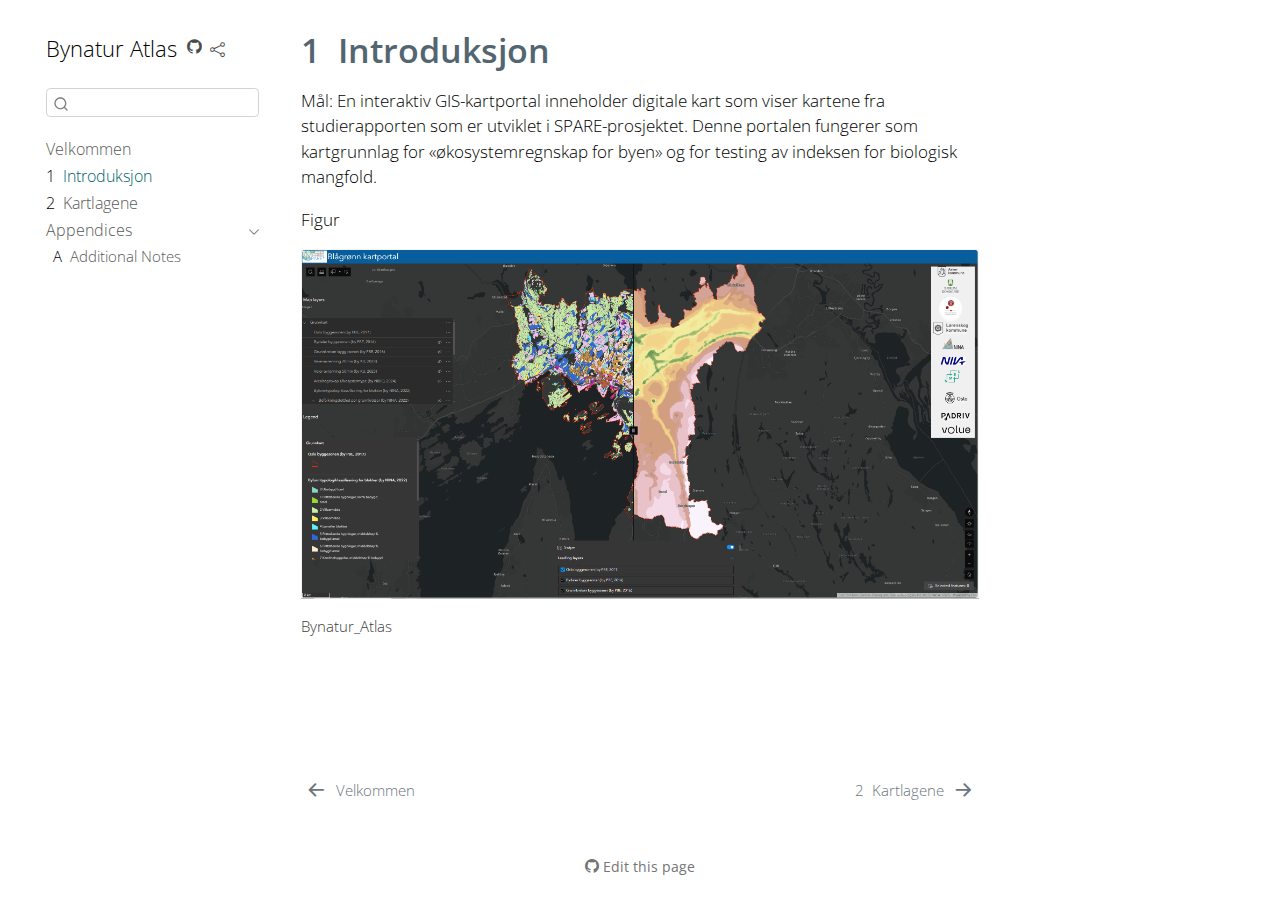
<file: _book/introduction.html>
<!DOCTYPE html>
<html xmlns="http://www.w3.org/1999/xhtml" lang="en" xml:lang="en"><head>

<meta charset="utf-8">
<meta name="generator" content="quarto-1.3.450">

<meta name="viewport" content="width=device-width, initial-scale=1.0, user-scalable=yes">

<meta name="description" content="SPARE Project - Space for resilience (SPARE) - how do we plan for stormwater,biodiversity and recreation to increase urban resilience?">

<title>Bynatur Atlas - 1&nbsp; Introduksjon</title>
<style>
code{white-space: pre-wrap;}
span.smallcaps{font-variant: small-caps;}
div.columns{display: flex; gap: min(4vw, 1.5em);}
div.column{flex: auto; overflow-x: auto;}
div.hanging-indent{margin-left: 1.5em; text-indent: -1.5em;}
ul.task-list{list-style: none;}
ul.task-list li input[type="checkbox"] {
  width: 0.8em;
  margin: 0 0.8em 0.2em -1em; /* quarto-specific, see https://github.com/quarto-dev/quarto-cli/issues/4556 */ 
  vertical-align: middle;
}
</style>


<script src="site_libs/quarto-nav/quarto-nav.js"></script>
<script src="site_libs/quarto-nav/headroom.min.js"></script>
<script src="site_libs/clipboard/clipboard.min.js"></script>
<script src="site_libs/quarto-search/autocomplete.umd.js"></script>
<script src="site_libs/quarto-search/fuse.min.js"></script>
<script src="site_libs/quarto-search/quarto-search.js"></script>
<meta name="quarto:offset" content="./">
<link href="./layers.html" rel="next">
<link href="./index.html" rel="prev">
<script src="site_libs/quarto-html/quarto.js"></script>
<script src="site_libs/quarto-html/popper.min.js"></script>
<script src="site_libs/quarto-html/tippy.umd.min.js"></script>
<script src="site_libs/quarto-html/anchor.min.js"></script>
<link href="site_libs/quarto-html/tippy.css" rel="stylesheet">
<link href="site_libs/quarto-html/quarto-syntax-highlighting.css" rel="stylesheet" id="quarto-text-highlighting-styles">
<script src="site_libs/bootstrap/bootstrap.min.js"></script>
<link href="site_libs/bootstrap/bootstrap-icons.css" rel="stylesheet">
<link href="site_libs/bootstrap/bootstrap.min.css" rel="stylesheet" id="quarto-bootstrap" data-mode="light">
<script id="quarto-search-options" type="application/json">{
  "location": "sidebar",
  "copy-button": false,
  "collapse-after": 3,
  "panel-placement": "start",
  "type": "textbox",
  "limit": 20,
  "language": {
    "search-no-results-text": "No results",
    "search-matching-documents-text": "matching documents",
    "search-copy-link-title": "Copy link to search",
    "search-hide-matches-text": "Hide additional matches",
    "search-more-match-text": "more match in this document",
    "search-more-matches-text": "more matches in this document",
    "search-clear-button-title": "Clear",
    "search-detached-cancel-button-title": "Cancel",
    "search-submit-button-title": "Submit",
    "search-label": "Search"
  }
}</script>


</head>

<body class="nav-sidebar floating">

<div id="quarto-search-results"></div>
  <header id="quarto-header" class="headroom fixed-top">
  <nav class="quarto-secondary-nav">
    <div class="container-fluid d-flex">
      <button type="button" class="quarto-btn-toggle btn" data-bs-toggle="collapse" data-bs-target="#quarto-sidebar,#quarto-sidebar-glass" aria-controls="quarto-sidebar" aria-expanded="false" aria-label="Toggle sidebar navigation" onclick="if (window.quartoToggleHeadroom) { window.quartoToggleHeadroom(); }">
        <i class="bi bi-layout-text-sidebar-reverse"></i>
      </button>
      <nav class="quarto-page-breadcrumbs" aria-label="breadcrumb"><ol class="breadcrumb"><li class="breadcrumb-item"><a href="./introduction.html"><span class="chapter-number">1</span>&nbsp; <span class="chapter-title">Introduksjon</span></a></li></ol></nav>
      <a class="flex-grow-1" role="button" data-bs-toggle="collapse" data-bs-target="#quarto-sidebar,#quarto-sidebar-glass" aria-controls="quarto-sidebar" aria-expanded="false" aria-label="Toggle sidebar navigation" onclick="if (window.quartoToggleHeadroom) { window.quartoToggleHeadroom(); }">      
      </a>
      <button type="button" class="btn quarto-search-button" aria-label="" onclick="window.quartoOpenSearch();">
        <i class="bi bi-search"></i>
      </button>
    </div>
  </nav>
</header>
<!-- content -->
<div id="quarto-content" class="quarto-container page-columns page-rows-contents page-layout-article">
<!-- sidebar -->
  <nav id="quarto-sidebar" class="sidebar collapse collapse-horizontal sidebar-navigation floating overflow-auto">
    <div class="pt-lg-2 mt-2 text-left sidebar-header">
    <div class="sidebar-title mb-0 py-0">
      <a href="./">Bynatur Atlas</a> 
        <div class="sidebar-tools-main">
    <a href="https://github.com/NINAnor/NINA-ebook-template" rel="" title="Source Code" class="quarto-navigation-tool px-1" aria-label="Source Code"><i class="bi bi-github"></i></a>
    <div class="dropdown">
      <a href="" title="Share" id="quarto-navigation-tool-dropdown-0" class="quarto-navigation-tool dropdown-toggle px-1" data-bs-toggle="dropdown" aria-expanded="false" aria-label="Share"><i class="bi bi-share"></i></a>
      <ul class="dropdown-menu" aria-labelledby="quarto-navigation-tool-dropdown-0">
          <li>
            <a class="dropdown-item sidebar-tools-main-item" href="https://twitter.com/intent/tweet?url=|url|">
              <i class="bi bi-bi-twitter pe-1"></i>
            Twitter
            </a>
          </li>
          <li>
            <a class="dropdown-item sidebar-tools-main-item" href="https://www.facebook.com/sharer/sharer.php?u=|url|">
              <i class="bi bi-bi-facebook pe-1"></i>
            Facebook
            </a>
          </li>
          <li>
            <a class="dropdown-item sidebar-tools-main-item" href="https://www.linkedin.com/sharing/share-offsite/?url=|url|">
              <i class="bi bi-bi-linkedin pe-1"></i>
            LinkedIn
            </a>
          </li>
      </ul>
    </div>
</div>
    </div>
      </div>
        <div class="mt-2 flex-shrink-0 align-items-center">
        <div class="sidebar-search">
        <div id="quarto-search" class="" title="Search"></div>
        </div>
        </div>
    <div class="sidebar-menu-container"> 
    <ul class="list-unstyled mt-1">
        <li class="sidebar-item">
  <div class="sidebar-item-container"> 
  <a href="./index.html" class="sidebar-item-text sidebar-link">
 <span class="menu-text">Velkommen</span></a>
  </div>
</li>
        <li class="sidebar-item">
  <div class="sidebar-item-container"> 
  <a href="./introduction.html" class="sidebar-item-text sidebar-link active">
 <span class="menu-text"><span class="chapter-number">1</span>&nbsp; <span class="chapter-title">Introduksjon</span></span></a>
  </div>
</li>
        <li class="sidebar-item">
  <div class="sidebar-item-container"> 
  <a href="./layers.html" class="sidebar-item-text sidebar-link">
 <span class="menu-text"><span class="chapter-number">2</span>&nbsp; <span class="chapter-title">Kartlagene</span></span></a>
  </div>
</li>
        <li class="sidebar-item sidebar-item-section">
      <div class="sidebar-item-container"> 
            <a class="sidebar-item-text sidebar-link text-start" data-bs-toggle="collapse" data-bs-target="#quarto-sidebar-section-1" aria-expanded="true">
 <span class="menu-text">Appendices</span></a>
          <a class="sidebar-item-toggle text-start" data-bs-toggle="collapse" data-bs-target="#quarto-sidebar-section-1" aria-expanded="true" aria-label="Toggle section">
            <i class="bi bi-chevron-right ms-2"></i>
          </a> 
      </div>
      <ul id="quarto-sidebar-section-1" class="collapse list-unstyled sidebar-section depth1 show">  
          <li class="sidebar-item">
  <div class="sidebar-item-container"> 
  <a href="./appendix-notes.html" class="sidebar-item-text sidebar-link">
 <span class="menu-text"><span class="chapter-number">A</span>&nbsp; <span class="chapter-title">Additional Notes</span></span></a>
  </div>
</li>
      </ul>
  </li>
    </ul>
    </div>
</nav>
<div id="quarto-sidebar-glass" data-bs-toggle="collapse" data-bs-target="#quarto-sidebar,#quarto-sidebar-glass"></div>
<!-- margin-sidebar -->
    <div id="quarto-margin-sidebar" class="sidebar margin-sidebar">
        
    </div>
<!-- main -->
<main class="content" id="quarto-document-content">

<header id="title-block-header" class="quarto-title-block default">
<div class="quarto-title">
<h1 class="title"><span class="chapter-number">1</span>&nbsp; <span class="chapter-title">Introduksjon</span></h1>
</div>



<div class="quarto-title-meta">

    
  
    
  </div>
  

</header>

<p>Mål: En interaktiv GIS-kartportal inneholder digitale kart som viser kartene fra studierapporten som er utviklet i SPARE-prosjektet. Denne portalen fungerer som kartgrunnlag for «økosystemregnskap for byen» og for testing av indeksen for biologisk mangfold.</p>
<p>Figur</p>
<div class="quarto-figure quarto-figure-center">
<figure class="figure">
<p><img src="SPARE_project/Bynatur_atlas_figure.PNG" class="img-fluid figure-img"></p>
<figcaption class="figure-caption">Bynatur_Atlas</figcaption>
</figure>
</div>



</main> <!-- /main -->
<script id="quarto-html-after-body" type="application/javascript">
window.document.addEventListener("DOMContentLoaded", function (event) {
  const toggleBodyColorMode = (bsSheetEl) => {
    const mode = bsSheetEl.getAttribute("data-mode");
    const bodyEl = window.document.querySelector("body");
    if (mode === "dark") {
      bodyEl.classList.add("quarto-dark");
      bodyEl.classList.remove("quarto-light");
    } else {
      bodyEl.classList.add("quarto-light");
      bodyEl.classList.remove("quarto-dark");
    }
  }
  const toggleBodyColorPrimary = () => {
    const bsSheetEl = window.document.querySelector("link#quarto-bootstrap");
    if (bsSheetEl) {
      toggleBodyColorMode(bsSheetEl);
    }
  }
  toggleBodyColorPrimary();  
  const icon = "";
  const anchorJS = new window.AnchorJS();
  anchorJS.options = {
    placement: 'right',
    icon: icon
  };
  anchorJS.add('.anchored');
  const isCodeAnnotation = (el) => {
    for (const clz of el.classList) {
      if (clz.startsWith('code-annotation-')) {                     
        return true;
      }
    }
    return false;
  }
  const clipboard = new window.ClipboardJS('.code-copy-button', {
    text: function(trigger) {
      const codeEl = trigger.previousElementSibling.cloneNode(true);
      for (const childEl of codeEl.children) {
        if (isCodeAnnotation(childEl)) {
          childEl.remove();
        }
      }
      return codeEl.innerText;
    }
  });
  clipboard.on('success', function(e) {
    // button target
    const button = e.trigger;
    // don't keep focus
    button.blur();
    // flash "checked"
    button.classList.add('code-copy-button-checked');
    var currentTitle = button.getAttribute("title");
    button.setAttribute("title", "Copied!");
    let tooltip;
    if (window.bootstrap) {
      button.setAttribute("data-bs-toggle", "tooltip");
      button.setAttribute("data-bs-placement", "left");
      button.setAttribute("data-bs-title", "Copied!");
      tooltip = new bootstrap.Tooltip(button, 
        { trigger: "manual", 
          customClass: "code-copy-button-tooltip",
          offset: [0, -8]});
      tooltip.show();    
    }
    setTimeout(function() {
      if (tooltip) {
        tooltip.hide();
        button.removeAttribute("data-bs-title");
        button.removeAttribute("data-bs-toggle");
        button.removeAttribute("data-bs-placement");
      }
      button.setAttribute("title", currentTitle);
      button.classList.remove('code-copy-button-checked');
    }, 1000);
    // clear code selection
    e.clearSelection();
  });
  function tippyHover(el, contentFn) {
    const config = {
      allowHTML: true,
      content: contentFn,
      maxWidth: 500,
      delay: 100,
      arrow: false,
      appendTo: function(el) {
          return el.parentElement;
      },
      interactive: true,
      interactiveBorder: 10,
      theme: 'quarto',
      placement: 'bottom-start'
    };
    window.tippy(el, config); 
  }
  const noterefs = window.document.querySelectorAll('a[role="doc-noteref"]');
  for (var i=0; i<noterefs.length; i++) {
    const ref = noterefs[i];
    tippyHover(ref, function() {
      // use id or data attribute instead here
      let href = ref.getAttribute('data-footnote-href') || ref.getAttribute('href');
      try { href = new URL(href).hash; } catch {}
      const id = href.replace(/^#\/?/, "");
      const note = window.document.getElementById(id);
      return note.innerHTML;
    });
  }
      let selectedAnnoteEl;
      const selectorForAnnotation = ( cell, annotation) => {
        let cellAttr = 'data-code-cell="' + cell + '"';
        let lineAttr = 'data-code-annotation="' +  annotation + '"';
        const selector = 'span[' + cellAttr + '][' + lineAttr + ']';
        return selector;
      }
      const selectCodeLines = (annoteEl) => {
        const doc = window.document;
        const targetCell = annoteEl.getAttribute("data-target-cell");
        const targetAnnotation = annoteEl.getAttribute("data-target-annotation");
        const annoteSpan = window.document.querySelector(selectorForAnnotation(targetCell, targetAnnotation));
        const lines = annoteSpan.getAttribute("data-code-lines").split(",");
        const lineIds = lines.map((line) => {
          return targetCell + "-" + line;
        })
        let top = null;
        let height = null;
        let parent = null;
        if (lineIds.length > 0) {
            //compute the position of the single el (top and bottom and make a div)
            const el = window.document.getElementById(lineIds[0]);
            top = el.offsetTop;
            height = el.offsetHeight;
            parent = el.parentElement.parentElement;
          if (lineIds.length > 1) {
            const lastEl = window.document.getElementById(lineIds[lineIds.length - 1]);
            const bottom = lastEl.offsetTop + lastEl.offsetHeight;
            height = bottom - top;
          }
          if (top !== null && height !== null && parent !== null) {
            // cook up a div (if necessary) and position it 
            let div = window.document.getElementById("code-annotation-line-highlight");
            if (div === null) {
              div = window.document.createElement("div");
              div.setAttribute("id", "code-annotation-line-highlight");
              div.style.position = 'absolute';
              parent.appendChild(div);
            }
            div.style.top = top - 2 + "px";
            div.style.height = height + 4 + "px";
            let gutterDiv = window.document.getElementById("code-annotation-line-highlight-gutter");
            if (gutterDiv === null) {
              gutterDiv = window.document.createElement("div");
              gutterDiv.setAttribute("id", "code-annotation-line-highlight-gutter");
              gutterDiv.style.position = 'absolute';
              const codeCell = window.document.getElementById(targetCell);
              const gutter = codeCell.querySelector('.code-annotation-gutter');
              gutter.appendChild(gutterDiv);
            }
            gutterDiv.style.top = top - 2 + "px";
            gutterDiv.style.height = height + 4 + "px";
          }
          selectedAnnoteEl = annoteEl;
        }
      };
      const unselectCodeLines = () => {
        const elementsIds = ["code-annotation-line-highlight", "code-annotation-line-highlight-gutter"];
        elementsIds.forEach((elId) => {
          const div = window.document.getElementById(elId);
          if (div) {
            div.remove();
          }
        });
        selectedAnnoteEl = undefined;
      };
      // Attach click handler to the DT
      const annoteDls = window.document.querySelectorAll('dt[data-target-cell]');
      for (const annoteDlNode of annoteDls) {
        annoteDlNode.addEventListener('click', (event) => {
          const clickedEl = event.target;
          if (clickedEl !== selectedAnnoteEl) {
            unselectCodeLines();
            const activeEl = window.document.querySelector('dt[data-target-cell].code-annotation-active');
            if (activeEl) {
              activeEl.classList.remove('code-annotation-active');
            }
            selectCodeLines(clickedEl);
            clickedEl.classList.add('code-annotation-active');
          } else {
            // Unselect the line
            unselectCodeLines();
            clickedEl.classList.remove('code-annotation-active');
          }
        });
      }
  const findCites = (el) => {
    const parentEl = el.parentElement;
    if (parentEl) {
      const cites = parentEl.dataset.cites;
      if (cites) {
        return {
          el,
          cites: cites.split(' ')
        };
      } else {
        return findCites(el.parentElement)
      }
    } else {
      return undefined;
    }
  };
  var bibliorefs = window.document.querySelectorAll('a[role="doc-biblioref"]');
  for (var i=0; i<bibliorefs.length; i++) {
    const ref = bibliorefs[i];
    const citeInfo = findCites(ref);
    if (citeInfo) {
      tippyHover(citeInfo.el, function() {
        var popup = window.document.createElement('div');
        citeInfo.cites.forEach(function(cite) {
          var citeDiv = window.document.createElement('div');
          citeDiv.classList.add('hanging-indent');
          citeDiv.classList.add('csl-entry');
          var biblioDiv = window.document.getElementById('ref-' + cite);
          if (biblioDiv) {
            citeDiv.innerHTML = biblioDiv.innerHTML;
          }
          popup.appendChild(citeDiv);
        });
        return popup.innerHTML;
      });
    }
  }
});
</script>
<nav class="page-navigation">
  <div class="nav-page nav-page-previous">
      <a href="./index.html" class="pagination-link">
        <i class="bi bi-arrow-left-short"></i> <span class="nav-page-text">Velkommen</span>
      </a>          
  </div>
  <div class="nav-page nav-page-next">
      <a href="./layers.html" class="pagination-link">
        <span class="nav-page-text"><span class="chapter-number">2</span>&nbsp; <span class="chapter-title">Kartlagene</span></span> <i class="bi bi-arrow-right-short"></i>
      </a>
  </div>
</nav>
</div> <!-- /content -->



<footer class="footer"><div class="nav-footer"><div class="nav-footer-center"><div class="toc-actions"><div><i class="bi bi-github"></i></div><div class="action-links"><p><a href="https://github.com/NINAnor/NINA-ebook-template/edit/main/introduction.qmd" class="toc-action">Edit this page</a></p></div></div></div></div></footer></body></html>
</file>
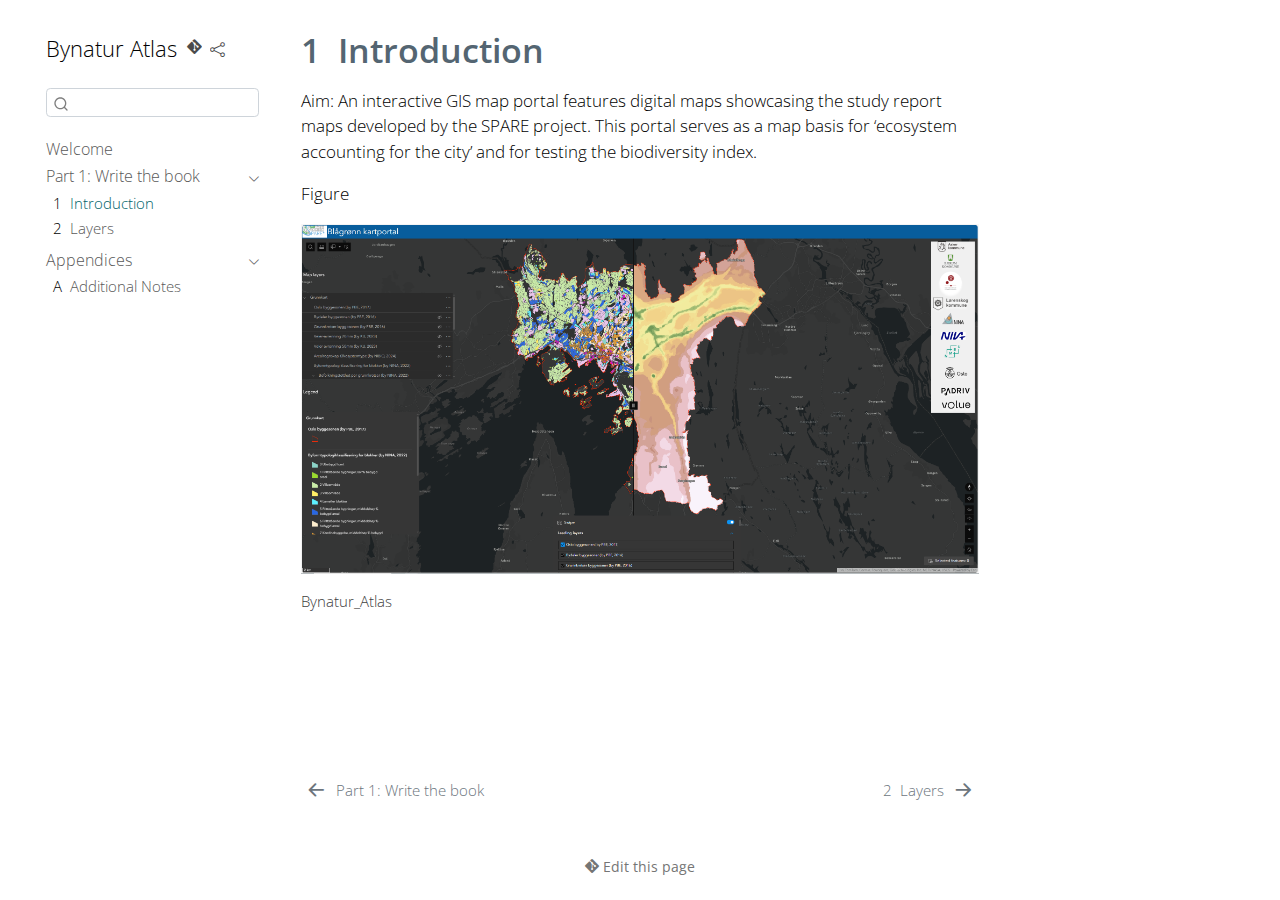
<file: _book/Introduction.html>
<!DOCTYPE html>
<html xmlns="http://www.w3.org/1999/xhtml" lang="en" xml:lang="en"><head>

<meta charset="utf-8">
<meta name="generator" content="quarto-1.3.450">

<meta name="viewport" content="width=device-width, initial-scale=1.0, user-scalable=yes">

<meta name="description" content="SPARE project - Space for resilience - how do we plan for stormwater, biodiversity and recreation to increase urban resilience?">

<title>Bynatur Atlas - 1&nbsp; Introduction</title>
<style>
code{white-space: pre-wrap;}
span.smallcaps{font-variant: small-caps;}
div.columns{display: flex; gap: min(4vw, 1.5em);}
div.column{flex: auto; overflow-x: auto;}
div.hanging-indent{margin-left: 1.5em; text-indent: -1.5em;}
ul.task-list{list-style: none;}
ul.task-list li input[type="checkbox"] {
  width: 0.8em;
  margin: 0 0.8em 0.2em -1em; /* quarto-specific, see https://github.com/quarto-dev/quarto-cli/issues/4556 */ 
  vertical-align: middle;
}
</style>


<script src="site_libs/quarto-nav/quarto-nav.js"></script>
<script src="site_libs/quarto-nav/headroom.min.js"></script>
<script src="site_libs/clipboard/clipboard.min.js"></script>
<script src="site_libs/quarto-search/autocomplete.umd.js"></script>
<script src="site_libs/quarto-search/fuse.min.js"></script>
<script src="site_libs/quarto-search/quarto-search.js"></script>
<meta name="quarto:offset" content="./">
<link href="./layers.html" rel="next">
<link href="./my-first-book.html" rel="prev">
<script src="site_libs/quarto-html/quarto.js"></script>
<script src="site_libs/quarto-html/popper.min.js"></script>
<script src="site_libs/quarto-html/tippy.umd.min.js"></script>
<script src="site_libs/quarto-html/anchor.min.js"></script>
<link href="site_libs/quarto-html/tippy.css" rel="stylesheet">
<link href="site_libs/quarto-html/quarto-syntax-highlighting.css" rel="stylesheet" id="quarto-text-highlighting-styles">
<script src="site_libs/bootstrap/bootstrap.min.js"></script>
<link href="site_libs/bootstrap/bootstrap-icons.css" rel="stylesheet">
<link href="site_libs/bootstrap/bootstrap.min.css" rel="stylesheet" id="quarto-bootstrap" data-mode="light">
<script id="quarto-search-options" type="application/json">{
  "location": "sidebar",
  "copy-button": false,
  "collapse-after": 3,
  "panel-placement": "start",
  "type": "textbox",
  "limit": 20,
  "language": {
    "search-no-results-text": "No results",
    "search-matching-documents-text": "matching documents",
    "search-copy-link-title": "Copy link to search",
    "search-hide-matches-text": "Hide additional matches",
    "search-more-match-text": "more match in this document",
    "search-more-matches-text": "more matches in this document",
    "search-clear-button-title": "Clear",
    "search-detached-cancel-button-title": "Cancel",
    "search-submit-button-title": "Submit",
    "search-label": "Search"
  }
}</script>


</head>

<body class="nav-sidebar floating">

<div id="quarto-search-results"></div>
  <header id="quarto-header" class="headroom fixed-top">
  <nav class="quarto-secondary-nav">
    <div class="container-fluid d-flex">
      <button type="button" class="quarto-btn-toggle btn" data-bs-toggle="collapse" data-bs-target="#quarto-sidebar,#quarto-sidebar-glass" aria-controls="quarto-sidebar" aria-expanded="false" aria-label="Toggle sidebar navigation" onclick="if (window.quartoToggleHeadroom) { window.quartoToggleHeadroom(); }">
        <i class="bi bi-layout-text-sidebar-reverse"></i>
      </button>
      <nav class="quarto-page-breadcrumbs" aria-label="breadcrumb"><ol class="breadcrumb"><li class="breadcrumb-item"><a href="./my-first-book.html">Part 1: Write the book</a></li><li class="breadcrumb-item"><a href="./Introduction.html"><span class="chapter-number">1</span>&nbsp; <span class="chapter-title">Introduction</span></a></li></ol></nav>
      <a class="flex-grow-1" role="button" data-bs-toggle="collapse" data-bs-target="#quarto-sidebar,#quarto-sidebar-glass" aria-controls="quarto-sidebar" aria-expanded="false" aria-label="Toggle sidebar navigation" onclick="if (window.quartoToggleHeadroom) { window.quartoToggleHeadroom(); }">      
      </a>
      <button type="button" class="btn quarto-search-button" aria-label="" onclick="window.quartoOpenSearch();">
        <i class="bi bi-search"></i>
      </button>
    </div>
  </nav>
</header>
<!-- content -->
<div id="quarto-content" class="quarto-container page-columns page-rows-contents page-layout-article">
<!-- sidebar -->
  <nav id="quarto-sidebar" class="sidebar collapse collapse-horizontal sidebar-navigation floating overflow-auto">
    <div class="pt-lg-2 mt-2 text-left sidebar-header">
    <div class="sidebar-title mb-0 py-0">
      <a href="./">Bynatur Atlas</a> 
        <div class="sidebar-tools-main">
    <a href="https://mariakork.github.io/SPARE_project/" rel="" title="Source Code" class="quarto-navigation-tool px-1" aria-label="Source Code"><i class="bi bi-git"></i></a>
    <div class="dropdown">
      <a href="" title="Share" id="quarto-navigation-tool-dropdown-0" class="quarto-navigation-tool dropdown-toggle px-1" data-bs-toggle="dropdown" aria-expanded="false" aria-label="Share"><i class="bi bi-share"></i></a>
      <ul class="dropdown-menu" aria-labelledby="quarto-navigation-tool-dropdown-0">
          <li>
            <a class="dropdown-item sidebar-tools-main-item" href="https://twitter.com/intent/tweet?url=|url|">
              <i class="bi bi-bi-twitter pe-1"></i>
            Twitter
            </a>
          </li>
          <li>
            <a class="dropdown-item sidebar-tools-main-item" href="https://www.facebook.com/sharer/sharer.php?u=|url|">
              <i class="bi bi-bi-facebook pe-1"></i>
            Facebook
            </a>
          </li>
          <li>
            <a class="dropdown-item sidebar-tools-main-item" href="https://www.linkedin.com/sharing/share-offsite/?url=|url|">
              <i class="bi bi-bi-linkedin pe-1"></i>
            LinkedIn
            </a>
          </li>
      </ul>
    </div>
</div>
    </div>
      </div>
        <div class="mt-2 flex-shrink-0 align-items-center">
        <div class="sidebar-search">
        <div id="quarto-search" class="" title="Search"></div>
        </div>
        </div>
    <div class="sidebar-menu-container"> 
    <ul class="list-unstyled mt-1">
        <li class="sidebar-item">
  <div class="sidebar-item-container"> 
  <a href="./index.html" class="sidebar-item-text sidebar-link">
 <span class="menu-text">Welcome</span></a>
  </div>
</li>
        <li class="sidebar-item sidebar-item-section">
      <div class="sidebar-item-container"> 
            <a href="./my-first-book.html" class="sidebar-item-text sidebar-link">
 <span class="menu-text">Part 1: Write the book</span></a>
          <a class="sidebar-item-toggle text-start" data-bs-toggle="collapse" data-bs-target="#quarto-sidebar-section-1" aria-expanded="true" aria-label="Toggle section">
            <i class="bi bi-chevron-right ms-2"></i>
          </a> 
      </div>
      <ul id="quarto-sidebar-section-1" class="collapse list-unstyled sidebar-section depth1 show">  
          <li class="sidebar-item">
  <div class="sidebar-item-container"> 
  <a href="./Introduction.html" class="sidebar-item-text sidebar-link active">
 <span class="menu-text"><span class="chapter-number">1</span>&nbsp; <span class="chapter-title">Introduction</span></span></a>
  </div>
</li>
          <li class="sidebar-item">
  <div class="sidebar-item-container"> 
  <a href="./layers.html" class="sidebar-item-text sidebar-link">
 <span class="menu-text"><span class="chapter-number">2</span>&nbsp; <span class="chapter-title">Layers</span></span></a>
  </div>
</li>
      </ul>
  </li>
        <li class="sidebar-item sidebar-item-section">
      <div class="sidebar-item-container"> 
            <a class="sidebar-item-text sidebar-link text-start" data-bs-toggle="collapse" data-bs-target="#quarto-sidebar-section-2" aria-expanded="true">
 <span class="menu-text">Appendices</span></a>
          <a class="sidebar-item-toggle text-start" data-bs-toggle="collapse" data-bs-target="#quarto-sidebar-section-2" aria-expanded="true" aria-label="Toggle section">
            <i class="bi bi-chevron-right ms-2"></i>
          </a> 
      </div>
      <ul id="quarto-sidebar-section-2" class="collapse list-unstyled sidebar-section depth1 show">  
          <li class="sidebar-item">
  <div class="sidebar-item-container"> 
  <a href="./appendix-notes.html" class="sidebar-item-text sidebar-link">
 <span class="menu-text"><span class="chapter-number">A</span>&nbsp; <span class="chapter-title">Additional Notes</span></span></a>
  </div>
</li>
      </ul>
  </li>
    </ul>
    </div>
</nav>
<div id="quarto-sidebar-glass" data-bs-toggle="collapse" data-bs-target="#quarto-sidebar,#quarto-sidebar-glass"></div>
<!-- margin-sidebar -->
    <div id="quarto-margin-sidebar" class="sidebar margin-sidebar">
        
    </div>
<!-- main -->
<main class="content" id="quarto-document-content">

<header id="title-block-header" class="quarto-title-block default">
<div class="quarto-title">
<h1 class="title"><span class="chapter-number">1</span>&nbsp; <span class="chapter-title">Introduction</span></h1>
</div>



<div class="quarto-title-meta">

    
  
    
  </div>
  

</header>

<p>Aim: An interactive GIS map portal features digital maps showcasing the study report maps developed by the SPARE project. This portal serves as a map basis for ‘ecosystem accounting for the city’ and for testing the biodiversity index.</p>
<p>Figure</p>
<div class="quarto-figure quarto-figure-center">
<figure class="figure">
<p><img src="SPARE_project/Bynatur_atlas_figure.PNG" class="img-fluid figure-img"></p>
<figcaption class="figure-caption">Bynatur_Atlas</figcaption>
</figure>
</div>



</main> <!-- /main -->
<script id="quarto-html-after-body" type="application/javascript">
window.document.addEventListener("DOMContentLoaded", function (event) {
  const toggleBodyColorMode = (bsSheetEl) => {
    const mode = bsSheetEl.getAttribute("data-mode");
    const bodyEl = window.document.querySelector("body");
    if (mode === "dark") {
      bodyEl.classList.add("quarto-dark");
      bodyEl.classList.remove("quarto-light");
    } else {
      bodyEl.classList.add("quarto-light");
      bodyEl.classList.remove("quarto-dark");
    }
  }
  const toggleBodyColorPrimary = () => {
    const bsSheetEl = window.document.querySelector("link#quarto-bootstrap");
    if (bsSheetEl) {
      toggleBodyColorMode(bsSheetEl);
    }
  }
  toggleBodyColorPrimary();  
  const icon = "";
  const anchorJS = new window.AnchorJS();
  anchorJS.options = {
    placement: 'right',
    icon: icon
  };
  anchorJS.add('.anchored');
  const isCodeAnnotation = (el) => {
    for (const clz of el.classList) {
      if (clz.startsWith('code-annotation-')) {                     
        return true;
      }
    }
    return false;
  }
  const clipboard = new window.ClipboardJS('.code-copy-button', {
    text: function(trigger) {
      const codeEl = trigger.previousElementSibling.cloneNode(true);
      for (const childEl of codeEl.children) {
        if (isCodeAnnotation(childEl)) {
          childEl.remove();
        }
      }
      return codeEl.innerText;
    }
  });
  clipboard.on('success', function(e) {
    // button target
    const button = e.trigger;
    // don't keep focus
    button.blur();
    // flash "checked"
    button.classList.add('code-copy-button-checked');
    var currentTitle = button.getAttribute("title");
    button.setAttribute("title", "Copied!");
    let tooltip;
    if (window.bootstrap) {
      button.setAttribute("data-bs-toggle", "tooltip");
      button.setAttribute("data-bs-placement", "left");
      button.setAttribute("data-bs-title", "Copied!");
      tooltip = new bootstrap.Tooltip(button, 
        { trigger: "manual", 
          customClass: "code-copy-button-tooltip",
          offset: [0, -8]});
      tooltip.show();    
    }
    setTimeout(function() {
      if (tooltip) {
        tooltip.hide();
        button.removeAttribute("data-bs-title");
        button.removeAttribute("data-bs-toggle");
        button.removeAttribute("data-bs-placement");
      }
      button.setAttribute("title", currentTitle);
      button.classList.remove('code-copy-button-checked');
    }, 1000);
    // clear code selection
    e.clearSelection();
  });
  function tippyHover(el, contentFn) {
    const config = {
      allowHTML: true,
      content: contentFn,
      maxWidth: 500,
      delay: 100,
      arrow: false,
      appendTo: function(el) {
          return el.parentElement;
      },
      interactive: true,
      interactiveBorder: 10,
      theme: 'quarto',
      placement: 'bottom-start'
    };
    window.tippy(el, config); 
  }
  const noterefs = window.document.querySelectorAll('a[role="doc-noteref"]');
  for (var i=0; i<noterefs.length; i++) {
    const ref = noterefs[i];
    tippyHover(ref, function() {
      // use id or data attribute instead here
      let href = ref.getAttribute('data-footnote-href') || ref.getAttribute('href');
      try { href = new URL(href).hash; } catch {}
      const id = href.replace(/^#\/?/, "");
      const note = window.document.getElementById(id);
      return note.innerHTML;
    });
  }
      let selectedAnnoteEl;
      const selectorForAnnotation = ( cell, annotation) => {
        let cellAttr = 'data-code-cell="' + cell + '"';
        let lineAttr = 'data-code-annotation="' +  annotation + '"';
        const selector = 'span[' + cellAttr + '][' + lineAttr + ']';
        return selector;
      }
      const selectCodeLines = (annoteEl) => {
        const doc = window.document;
        const targetCell = annoteEl.getAttribute("data-target-cell");
        const targetAnnotation = annoteEl.getAttribute("data-target-annotation");
        const annoteSpan = window.document.querySelector(selectorForAnnotation(targetCell, targetAnnotation));
        const lines = annoteSpan.getAttribute("data-code-lines").split(",");
        const lineIds = lines.map((line) => {
          return targetCell + "-" + line;
        })
        let top = null;
        let height = null;
        let parent = null;
        if (lineIds.length > 0) {
            //compute the position of the single el (top and bottom and make a div)
            const el = window.document.getElementById(lineIds[0]);
            top = el.offsetTop;
            height = el.offsetHeight;
            parent = el.parentElement.parentElement;
          if (lineIds.length > 1) {
            const lastEl = window.document.getElementById(lineIds[lineIds.length - 1]);
            const bottom = lastEl.offsetTop + lastEl.offsetHeight;
            height = bottom - top;
          }
          if (top !== null && height !== null && parent !== null) {
            // cook up a div (if necessary) and position it 
            let div = window.document.getElementById("code-annotation-line-highlight");
            if (div === null) {
              div = window.document.createElement("div");
              div.setAttribute("id", "code-annotation-line-highlight");
              div.style.position = 'absolute';
              parent.appendChild(div);
            }
            div.style.top = top - 2 + "px";
            div.style.height = height + 4 + "px";
            let gutterDiv = window.document.getElementById("code-annotation-line-highlight-gutter");
            if (gutterDiv === null) {
              gutterDiv = window.document.createElement("div");
              gutterDiv.setAttribute("id", "code-annotation-line-highlight-gutter");
              gutterDiv.style.position = 'absolute';
              const codeCell = window.document.getElementById(targetCell);
              const gutter = codeCell.querySelector('.code-annotation-gutter');
              gutter.appendChild(gutterDiv);
            }
            gutterDiv.style.top = top - 2 + "px";
            gutterDiv.style.height = height + 4 + "px";
          }
          selectedAnnoteEl = annoteEl;
        }
      };
      const unselectCodeLines = () => {
        const elementsIds = ["code-annotation-line-highlight", "code-annotation-line-highlight-gutter"];
        elementsIds.forEach((elId) => {
          const div = window.document.getElementById(elId);
          if (div) {
            div.remove();
          }
        });
        selectedAnnoteEl = undefined;
      };
      // Attach click handler to the DT
      const annoteDls = window.document.querySelectorAll('dt[data-target-cell]');
      for (const annoteDlNode of annoteDls) {
        annoteDlNode.addEventListener('click', (event) => {
          const clickedEl = event.target;
          if (clickedEl !== selectedAnnoteEl) {
            unselectCodeLines();
            const activeEl = window.document.querySelector('dt[data-target-cell].code-annotation-active');
            if (activeEl) {
              activeEl.classList.remove('code-annotation-active');
            }
            selectCodeLines(clickedEl);
            clickedEl.classList.add('code-annotation-active');
          } else {
            // Unselect the line
            unselectCodeLines();
            clickedEl.classList.remove('code-annotation-active');
          }
        });
      }
  const findCites = (el) => {
    const parentEl = el.parentElement;
    if (parentEl) {
      const cites = parentEl.dataset.cites;
      if (cites) {
        return {
          el,
          cites: cites.split(' ')
        };
      } else {
        return findCites(el.parentElement)
      }
    } else {
      return undefined;
    }
  };
  var bibliorefs = window.document.querySelectorAll('a[role="doc-biblioref"]');
  for (var i=0; i<bibliorefs.length; i++) {
    const ref = bibliorefs[i];
    const citeInfo = findCites(ref);
    if (citeInfo) {
      tippyHover(citeInfo.el, function() {
        var popup = window.document.createElement('div');
        citeInfo.cites.forEach(function(cite) {
          var citeDiv = window.document.createElement('div');
          citeDiv.classList.add('hanging-indent');
          citeDiv.classList.add('csl-entry');
          var biblioDiv = window.document.getElementById('ref-' + cite);
          if (biblioDiv) {
            citeDiv.innerHTML = biblioDiv.innerHTML;
          }
          popup.appendChild(citeDiv);
        });
        return popup.innerHTML;
      });
    }
  }
});
</script>
<nav class="page-navigation">
  <div class="nav-page nav-page-previous">
      <a href="./my-first-book.html" class="pagination-link">
        <i class="bi bi-arrow-left-short"></i> <span class="nav-page-text">Part 1: Write the book</span>
      </a>          
  </div>
  <div class="nav-page nav-page-next">
      <a href="./layers.html" class="pagination-link">
        <span class="nav-page-text"><span class="chapter-number">2</span>&nbsp; <span class="chapter-title">Layers</span></span> <i class="bi bi-arrow-right-short"></i>
      </a>
  </div>
</nav>
</div> <!-- /content -->



<footer class="footer"><div class="nav-footer"><div class="nav-footer-center"><div class="toc-actions"><div><i class="bi bi-git"></i></div><div class="action-links"><p><a href="https://mariakork.github.io/SPARE_project/edit/main/Introduction.qmd" class="toc-action">Edit this page</a></p></div></div></div></div></footer></body></html>
</file>
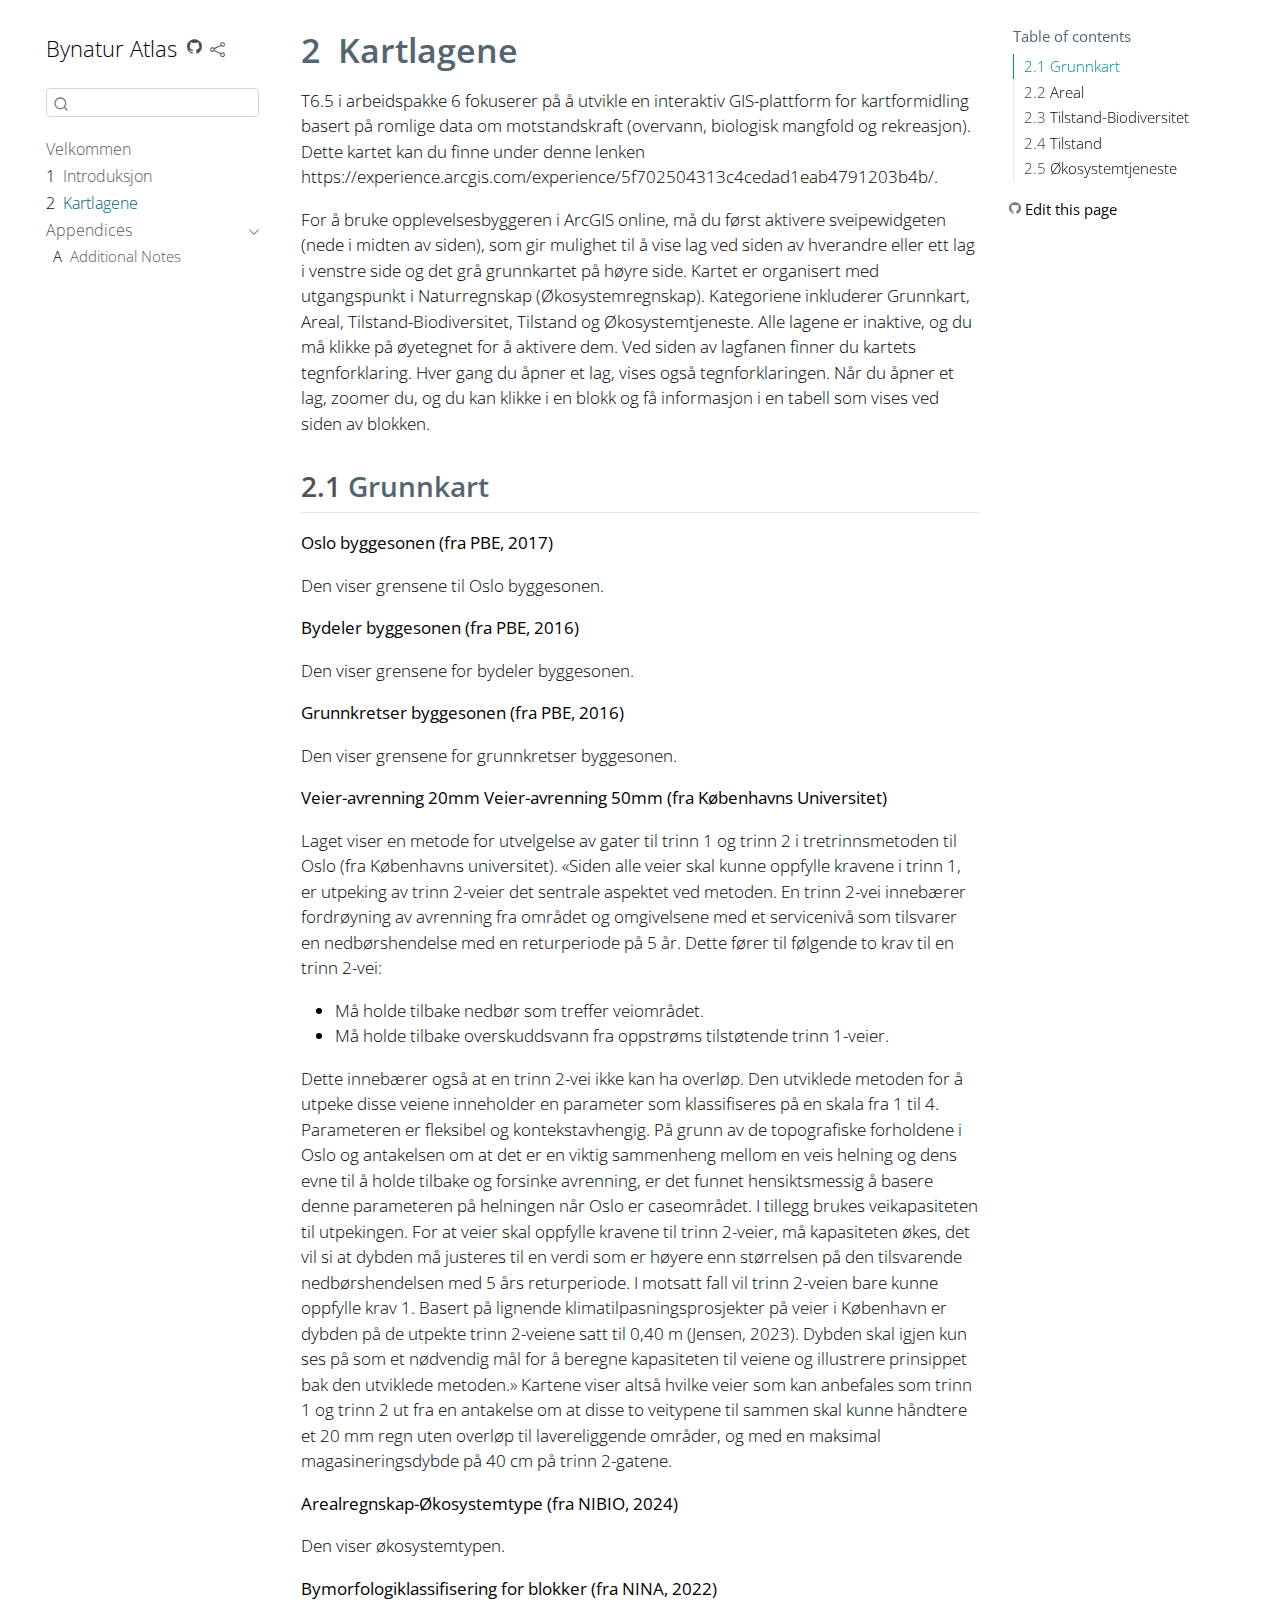
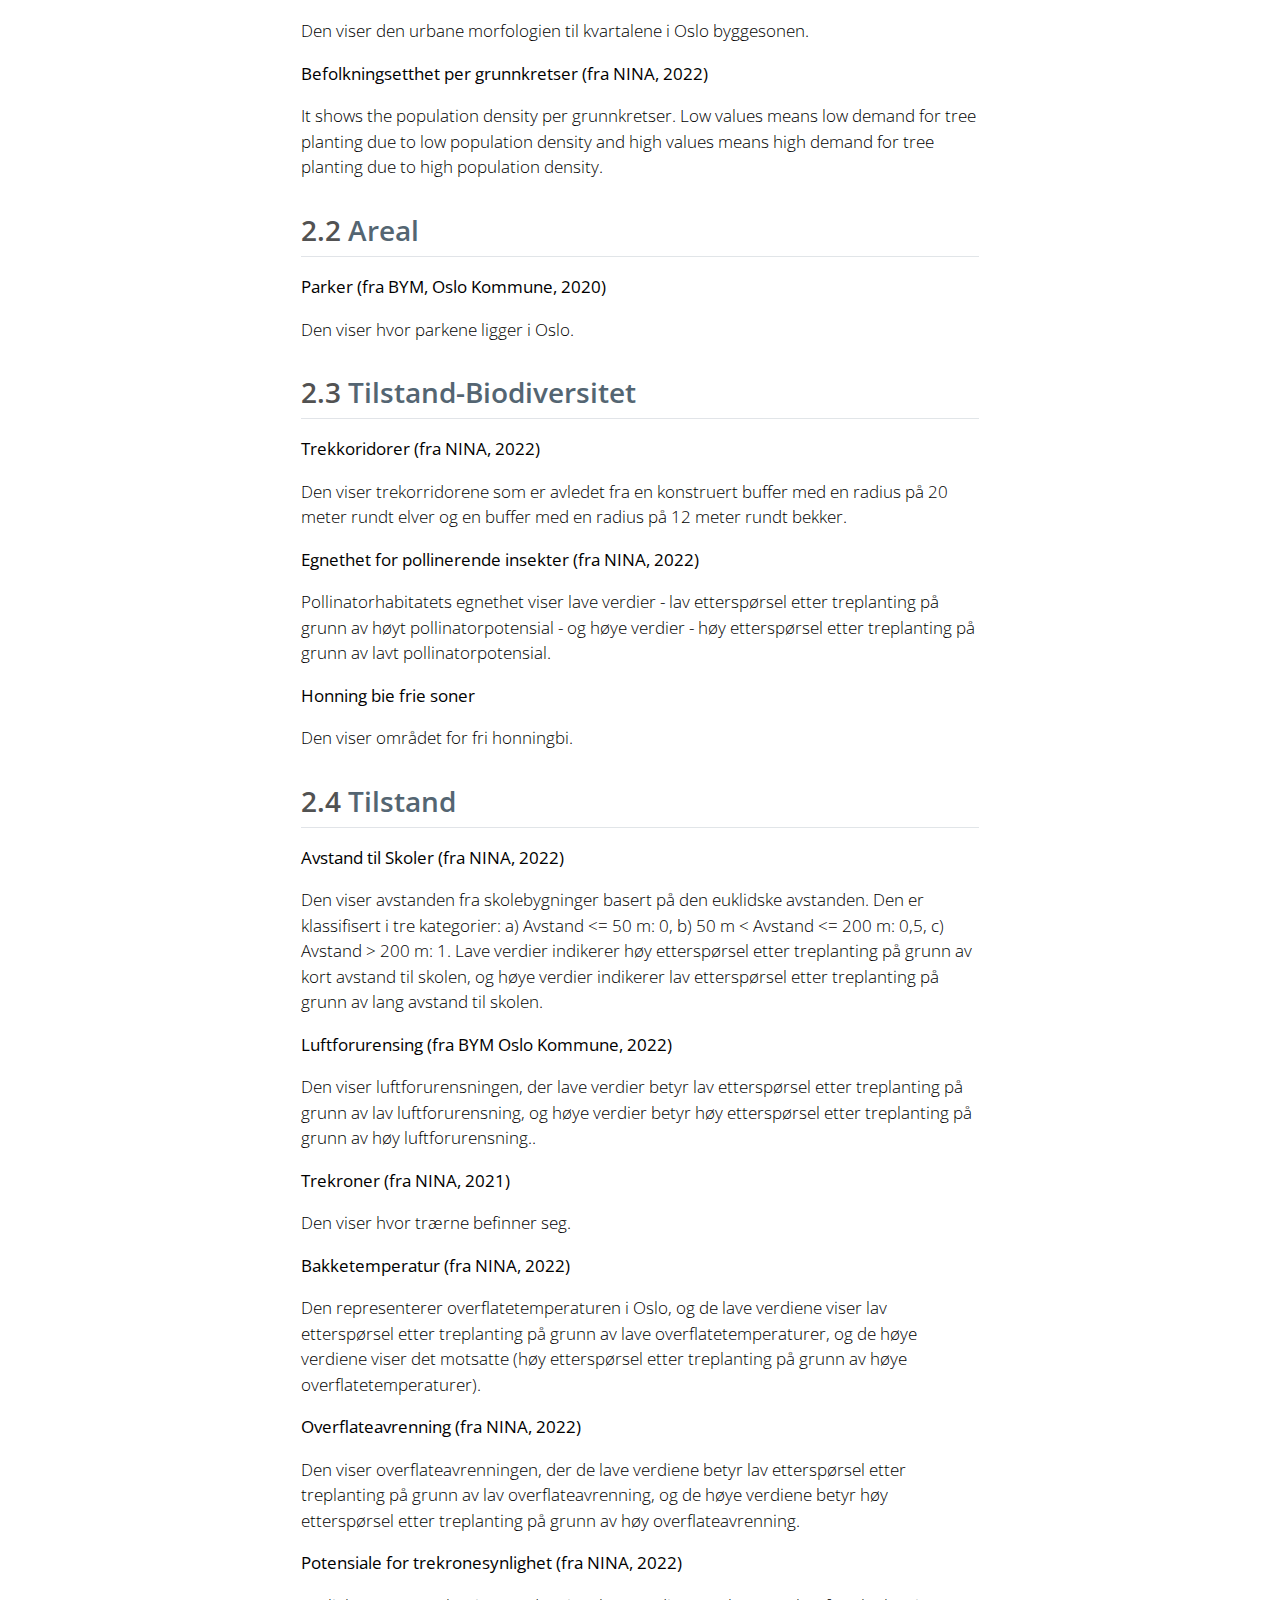
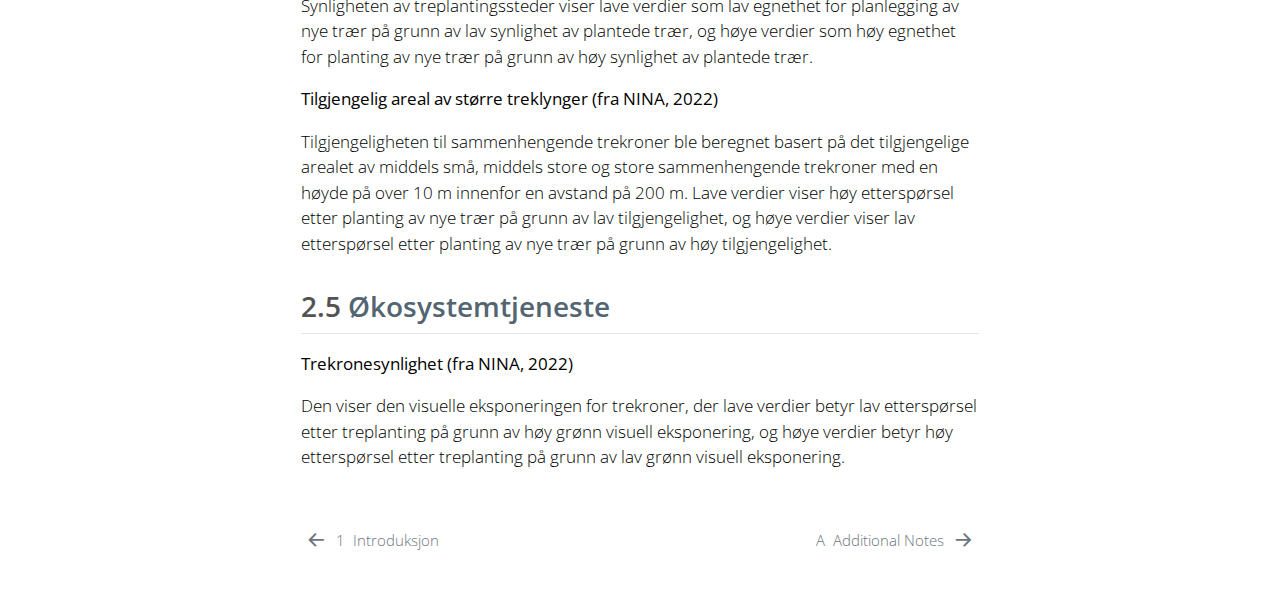
<file: _book/layers.html>
<!DOCTYPE html>
<html xmlns="http://www.w3.org/1999/xhtml" lang="en" xml:lang="en"><head>

<meta charset="utf-8">
<meta name="generator" content="quarto-1.3.450">

<meta name="viewport" content="width=device-width, initial-scale=1.0, user-scalable=yes">

<meta name="description" content="SPARE Project - Space for resilience (SPARE) - how do we plan for stormwater,biodiversity and recreation to increase urban resilience?">

<title>Bynatur Atlas - 2&nbsp; Kartlagene</title>
<style>
code{white-space: pre-wrap;}
span.smallcaps{font-variant: small-caps;}
div.columns{display: flex; gap: min(4vw, 1.5em);}
div.column{flex: auto; overflow-x: auto;}
div.hanging-indent{margin-left: 1.5em; text-indent: -1.5em;}
ul.task-list{list-style: none;}
ul.task-list li input[type="checkbox"] {
  width: 0.8em;
  margin: 0 0.8em 0.2em -1em; /* quarto-specific, see https://github.com/quarto-dev/quarto-cli/issues/4556 */ 
  vertical-align: middle;
}
</style>


<script src="site_libs/quarto-nav/quarto-nav.js"></script>
<script src="site_libs/quarto-nav/headroom.min.js"></script>
<script src="site_libs/clipboard/clipboard.min.js"></script>
<script src="site_libs/quarto-search/autocomplete.umd.js"></script>
<script src="site_libs/quarto-search/fuse.min.js"></script>
<script src="site_libs/quarto-search/quarto-search.js"></script>
<meta name="quarto:offset" content="./">
<link href="./appendix-notes.html" rel="next">
<link href="./introduction.html" rel="prev">
<script src="site_libs/quarto-html/quarto.js"></script>
<script src="site_libs/quarto-html/popper.min.js"></script>
<script src="site_libs/quarto-html/tippy.umd.min.js"></script>
<script src="site_libs/quarto-html/anchor.min.js"></script>
<link href="site_libs/quarto-html/tippy.css" rel="stylesheet">
<link href="site_libs/quarto-html/quarto-syntax-highlighting.css" rel="stylesheet" id="quarto-text-highlighting-styles">
<script src="site_libs/bootstrap/bootstrap.min.js"></script>
<link href="site_libs/bootstrap/bootstrap-icons.css" rel="stylesheet">
<link href="site_libs/bootstrap/bootstrap.min.css" rel="stylesheet" id="quarto-bootstrap" data-mode="light">
<script id="quarto-search-options" type="application/json">{
  "location": "sidebar",
  "copy-button": false,
  "collapse-after": 3,
  "panel-placement": "start",
  "type": "textbox",
  "limit": 20,
  "language": {
    "search-no-results-text": "No results",
    "search-matching-documents-text": "matching documents",
    "search-copy-link-title": "Copy link to search",
    "search-hide-matches-text": "Hide additional matches",
    "search-more-match-text": "more match in this document",
    "search-more-matches-text": "more matches in this document",
    "search-clear-button-title": "Clear",
    "search-detached-cancel-button-title": "Cancel",
    "search-submit-button-title": "Submit",
    "search-label": "Search"
  }
}</script>


</head>

<body class="nav-sidebar floating">

<div id="quarto-search-results"></div>
  <header id="quarto-header" class="headroom fixed-top">
  <nav class="quarto-secondary-nav">
    <div class="container-fluid d-flex">
      <button type="button" class="quarto-btn-toggle btn" data-bs-toggle="collapse" data-bs-target="#quarto-sidebar,#quarto-sidebar-glass" aria-controls="quarto-sidebar" aria-expanded="false" aria-label="Toggle sidebar navigation" onclick="if (window.quartoToggleHeadroom) { window.quartoToggleHeadroom(); }">
        <i class="bi bi-layout-text-sidebar-reverse"></i>
      </button>
      <nav class="quarto-page-breadcrumbs" aria-label="breadcrumb"><ol class="breadcrumb"><li class="breadcrumb-item"><a href="./layers.html"><span class="chapter-number">2</span>&nbsp; <span class="chapter-title">Kartlagene</span></a></li></ol></nav>
      <a class="flex-grow-1" role="button" data-bs-toggle="collapse" data-bs-target="#quarto-sidebar,#quarto-sidebar-glass" aria-controls="quarto-sidebar" aria-expanded="false" aria-label="Toggle sidebar navigation" onclick="if (window.quartoToggleHeadroom) { window.quartoToggleHeadroom(); }">      
      </a>
      <button type="button" class="btn quarto-search-button" aria-label="" onclick="window.quartoOpenSearch();">
        <i class="bi bi-search"></i>
      </button>
    </div>
  </nav>
</header>
<!-- content -->
<div id="quarto-content" class="quarto-container page-columns page-rows-contents page-layout-article">
<!-- sidebar -->
  <nav id="quarto-sidebar" class="sidebar collapse collapse-horizontal sidebar-navigation floating overflow-auto">
    <div class="pt-lg-2 mt-2 text-left sidebar-header">
    <div class="sidebar-title mb-0 py-0">
      <a href="./">Bynatur Atlas</a> 
        <div class="sidebar-tools-main">
    <a href="https://github.com/NINAnor/NINA-ebook-template" rel="" title="Source Code" class="quarto-navigation-tool px-1" aria-label="Source Code"><i class="bi bi-github"></i></a>
    <div class="dropdown">
      <a href="" title="Share" id="quarto-navigation-tool-dropdown-0" class="quarto-navigation-tool dropdown-toggle px-1" data-bs-toggle="dropdown" aria-expanded="false" aria-label="Share"><i class="bi bi-share"></i></a>
      <ul class="dropdown-menu" aria-labelledby="quarto-navigation-tool-dropdown-0">
          <li>
            <a class="dropdown-item sidebar-tools-main-item" href="https://twitter.com/intent/tweet?url=|url|">
              <i class="bi bi-bi-twitter pe-1"></i>
            Twitter
            </a>
          </li>
          <li>
            <a class="dropdown-item sidebar-tools-main-item" href="https://www.facebook.com/sharer/sharer.php?u=|url|">
              <i class="bi bi-bi-facebook pe-1"></i>
            Facebook
            </a>
          </li>
          <li>
            <a class="dropdown-item sidebar-tools-main-item" href="https://www.linkedin.com/sharing/share-offsite/?url=|url|">
              <i class="bi bi-bi-linkedin pe-1"></i>
            LinkedIn
            </a>
          </li>
      </ul>
    </div>
</div>
    </div>
      </div>
        <div class="mt-2 flex-shrink-0 align-items-center">
        <div class="sidebar-search">
        <div id="quarto-search" class="" title="Search"></div>
        </div>
        </div>
    <div class="sidebar-menu-container"> 
    <ul class="list-unstyled mt-1">
        <li class="sidebar-item">
  <div class="sidebar-item-container"> 
  <a href="./index.html" class="sidebar-item-text sidebar-link">
 <span class="menu-text">Velkommen</span></a>
  </div>
</li>
        <li class="sidebar-item">
  <div class="sidebar-item-container"> 
  <a href="./introduction.html" class="sidebar-item-text sidebar-link">
 <span class="menu-text"><span class="chapter-number">1</span>&nbsp; <span class="chapter-title">Introduksjon</span></span></a>
  </div>
</li>
        <li class="sidebar-item">
  <div class="sidebar-item-container"> 
  <a href="./layers.html" class="sidebar-item-text sidebar-link active">
 <span class="menu-text"><span class="chapter-number">2</span>&nbsp; <span class="chapter-title">Kartlagene</span></span></a>
  </div>
</li>
        <li class="sidebar-item sidebar-item-section">
      <div class="sidebar-item-container"> 
            <a class="sidebar-item-text sidebar-link text-start" data-bs-toggle="collapse" data-bs-target="#quarto-sidebar-section-1" aria-expanded="true">
 <span class="menu-text">Appendices</span></a>
          <a class="sidebar-item-toggle text-start" data-bs-toggle="collapse" data-bs-target="#quarto-sidebar-section-1" aria-expanded="true" aria-label="Toggle section">
            <i class="bi bi-chevron-right ms-2"></i>
          </a> 
      </div>
      <ul id="quarto-sidebar-section-1" class="collapse list-unstyled sidebar-section depth1 show">  
          <li class="sidebar-item">
  <div class="sidebar-item-container"> 
  <a href="./appendix-notes.html" class="sidebar-item-text sidebar-link">
 <span class="menu-text"><span class="chapter-number">A</span>&nbsp; <span class="chapter-title">Additional Notes</span></span></a>
  </div>
</li>
      </ul>
  </li>
    </ul>
    </div>
</nav>
<div id="quarto-sidebar-glass" data-bs-toggle="collapse" data-bs-target="#quarto-sidebar,#quarto-sidebar-glass"></div>
<!-- margin-sidebar -->
    <div id="quarto-margin-sidebar" class="sidebar margin-sidebar">
        <nav id="TOC" role="doc-toc" class="toc-active">
    <h2 id="toc-title">Table of contents</h2>
   
  <ul>
  <li><a href="#grunnkart" id="toc-grunnkart" class="nav-link active" data-scroll-target="#grunnkart"><span class="header-section-number">2.1</span> Grunnkart</a></li>
  <li><a href="#areal" id="toc-areal" class="nav-link" data-scroll-target="#areal"><span class="header-section-number">2.2</span> Areal</a></li>
  <li><a href="#tilstand-biodiversitet" id="toc-tilstand-biodiversitet" class="nav-link" data-scroll-target="#tilstand-biodiversitet"><span class="header-section-number">2.3</span> Tilstand-Biodiversitet</a></li>
  <li><a href="#tilstand" id="toc-tilstand" class="nav-link" data-scroll-target="#tilstand"><span class="header-section-number">2.4</span> Tilstand</a></li>
  <li><a href="#økosystemtjeneste" id="toc-økosystemtjeneste" class="nav-link" data-scroll-target="#økosystemtjeneste"><span class="header-section-number">2.5</span> Økosystemtjeneste</a></li>
  </ul>
<div class="toc-actions"><div><i class="bi bi-github"></i></div><div class="action-links"><p><a href="https://github.com/NINAnor/NINA-ebook-template/edit/main/layers.qmd" class="toc-action">Edit this page</a></p></div></div></nav>
    </div>
<!-- main -->
<main class="content" id="quarto-document-content">

<header id="title-block-header" class="quarto-title-block default">
<div class="quarto-title">
<h1 class="title"><span class="chapter-number">2</span>&nbsp; <span class="chapter-title">Kartlagene</span></h1>
</div>



<div class="quarto-title-meta">

    
  
    
  </div>
  

</header>

<p>T6.5 i arbeidspakke 6 fokuserer på å utvikle en interaktiv GIS-plattform for kartformidling basert på romlige data om motstandskraft (overvann, biologisk mangfold og rekreasjon). Dette kartet kan du finne under denne lenken https://experience.arcgis.com/experience/5f702504313c4cedad1eab4791203b4b/.</p>
<p>For å bruke opplevelsesbyggeren i ArcGIS online, må du først aktivere sveipewidgeten (nede i midten av siden), som gir mulighet til å vise lag ved siden av hverandre eller ett lag i venstre side og det grå grunnkartet på høyre side. Kartet er organisert med utgangspunkt i Naturregnskap (Økosystemregnskap). Kategoriene inkluderer Grunnkart, Areal, Tilstand-Biodiversitet, Tilstand og Økosystemtjeneste. Alle lagene er inaktive, og du må klikke på øyetegnet for å aktivere dem. Ved siden av lagfanen finner du kartets tegnforklaring. Hver gang du åpner et lag, vises også tegnforklaringen. Når du åpner et lag, zoomer du, og du kan klikke i en blokk og få informasjon i en tabell som vises ved siden av blokken.</p>
<section id="grunnkart" class="level2" data-number="2.1">
<h2 data-number="2.1" class="anchored" data-anchor-id="grunnkart"><span class="header-section-number">2.1</span> Grunnkart</h2>
<p><strong>Oslo byggesonen (fra PBE, 2017)</strong></p>
<p>Den viser grensene til Oslo byggesonen.</p>
<p><strong>Bydeler byggesonen (fra PBE, 2016)</strong></p>
<p>Den viser grensene for bydeler byggesonen.</p>
<p><strong>Grunnkretser byggesonen (fra PBE, 2016)</strong></p>
<p>Den viser grensene for grunnkretser byggesonen.</p>
<p><strong>Veier-avrenning 20mm</strong> <strong>Veier-avrenning 50mm (fra Københavns Universitet)</strong></p>
<p>Laget viser en metode for utvelgelse av gater til trinn 1 og trinn 2 i tretrinnsmetoden til Oslo (fra Københavns universitet). «Siden alle veier skal kunne oppfylle kravene i trinn 1, er utpeking av trinn 2-veier det sentrale aspektet ved metoden. En trinn 2-vei innebærer fordrøyning av avrenning fra området og omgivelsene med et servicenivå som tilsvarer en nedbørshendelse med en returperiode på 5 år. Dette fører til følgende to krav til en trinn 2-vei:</p>
<ul>
<li>Må holde tilbake nedbør som treffer veiområdet.</li>
<li>Må holde tilbake overskuddsvann fra oppstrøms tilstøtende trinn 1-veier.</li>
</ul>
<p>Dette innebærer også at en trinn 2-vei ikke kan ha overløp. Den utviklede metoden for å utpeke disse veiene inneholder en parameter som klassifiseres på en skala fra 1 til 4. Parameteren er fleksibel og kontekstavhengig. På grunn av de topografiske forholdene i Oslo og antakelsen om at det er en viktig sammenheng mellom en veis helning og dens evne til å holde tilbake og forsinke avrenning, er det funnet hensiktsmessig å basere denne parameteren på helningen når Oslo er caseområdet. I tillegg brukes veikapasiteten til utpekingen. For at veier skal oppfylle kravene til trinn 2-veier, må kapasiteten økes, det vil si at dybden må justeres til en verdi som er høyere enn størrelsen på den tilsvarende nedbørshendelsen med 5 års returperiode. I motsatt fall vil trinn 2-veien bare kunne oppfylle krav 1. Basert på lignende klimatilpasningsprosjekter på veier i København er dybden på de utpekte trinn 2-veiene satt til 0,40 m (Jensen, 2023). Dybden skal igjen kun ses på som et nødvendig mål for å beregne kapasiteten til veiene og illustrere prinsippet bak den utviklede metoden.» Kartene viser altså hvilke veier som kan anbefales som trinn 1 og trinn 2 ut fra en antakelse om at disse to veitypene til sammen skal kunne håndtere et 20 mm regn uten overløp til lavereliggende områder, og med en maksimal magasineringsdybde på 40 cm på trinn 2-gatene.</p>
<p><strong>Arealregnskap-Økosystemtype (fra NIBIO, 2024)</strong></p>
<p>Den viser økosystemtypen.</p>
<p><strong>Bymorfologiklassifisering for blokker (fra NINA, 2022)</strong></p>
<p>Den viser den urbane morfologien til kvartalene i Oslo byggesonen.</p>
<p><strong>Befolkningsetthet per grunnkretser (fra NINA, 2022)</strong></p>
<p>It shows the population density per grunnkretser. Low values means low demand for tree planting due to low population density and high values means high demand for tree planting due to high population density.</p>
</section>
<section id="areal" class="level2" data-number="2.2">
<h2 data-number="2.2" class="anchored" data-anchor-id="areal"><span class="header-section-number">2.2</span> Areal</h2>
<p><strong>Parker (fra BYM, Oslo Kommune, 2020)</strong></p>
<p>Den viser hvor parkene ligger i Oslo.</p>
</section>
<section id="tilstand-biodiversitet" class="level2" data-number="2.3">
<h2 data-number="2.3" class="anchored" data-anchor-id="tilstand-biodiversitet"><span class="header-section-number">2.3</span> Tilstand-Biodiversitet</h2>
<p><strong>Trekkoridorer (fra NINA, 2022)</strong></p>
<p>Den viser trekorridorene som er avledet fra en konstruert buffer med en radius på 20 meter rundt elver og en buffer med en radius på 12 meter rundt bekker.</p>
<p><strong>Egnethet for pollinerende insekter (fra NINA, 2022)</strong></p>
<p>Pollinatorhabitatets egnethet viser lave verdier - lav etterspørsel etter treplanting på grunn av høyt pollinatorpotensial - og høye verdier - høy etterspørsel etter treplanting på grunn av lavt pollinatorpotensial.</p>
<p><strong>Honning bie frie soner</strong></p>
<p>Den viser området for fri honningbi.</p>
</section>
<section id="tilstand" class="level2" data-number="2.4">
<h2 data-number="2.4" class="anchored" data-anchor-id="tilstand"><span class="header-section-number">2.4</span> Tilstand</h2>
<p><strong>Avstand til Skoler (fra NINA, 2022)</strong></p>
<p>Den viser avstanden fra skolebygninger basert på den euklidske avstanden. Den er klassifisert i tre kategorier: a) Avstand &lt;= 50 m: 0, b) 50 m &lt; Avstand &lt;= 200 m: 0,5, c) Avstand &gt; 200 m: 1. Lave verdier indikerer høy etterspørsel etter treplanting på grunn av kort avstand til skolen, og høye verdier indikerer lav etterspørsel etter treplanting på grunn av lang avstand til skolen.</p>
<p><strong>Luftforurensing (fra BYM Oslo Kommune, 2022)</strong></p>
<p>Den viser luftforurensningen, der lave verdier betyr lav etterspørsel etter treplanting på grunn av lav luftforurensning, og høye verdier betyr høy etterspørsel etter treplanting på grunn av høy luftforurensning..</p>
<p><strong>Trekroner (fra NINA, 2021)</strong></p>
<p>Den viser hvor trærne befinner seg.</p>
<p><strong>Bakketemperatur (fra NINA, 2022)</strong></p>
<p>Den representerer overflatetemperaturen i Oslo, og de lave verdiene viser lav etterspørsel etter treplanting på grunn av lave overflatetemperaturer, og de høye verdiene viser det motsatte (høy etterspørsel etter treplanting på grunn av høye overflatetemperaturer).</p>
<p><strong>Overflateavrenning (fra NINA, 2022)</strong></p>
<p>Den viser overflateavrenningen, der de lave verdiene betyr lav etterspørsel etter treplanting på grunn av lav overflateavrenning, og de høye verdiene betyr høy etterspørsel etter treplanting på grunn av høy overflateavrenning.</p>
<p><strong>Potensiale for trekronesynlighet (fra NINA, 2022)</strong></p>
<p>Synligheten av treplantingssteder viser lave verdier som lav egnethet for planlegging av nye trær på grunn av lav synlighet av plantede trær, og høye verdier som høy egnethet for planting av nye trær på grunn av høy synlighet av plantede trær.</p>
<p><strong>Tilgjengelig areal av større treklynger (fra NINA, 2022)</strong></p>
<p>Tilgjengeligheten til sammenhengende trekroner ble beregnet basert på det tilgjengelige arealet av middels små, middels store og store sammenhengende trekroner med en høyde på over 10 m innenfor en avstand på 200 m. Lave verdier viser høy etterspørsel etter planting av nye trær på grunn av lav tilgjengelighet, og høye verdier viser lav etterspørsel etter planting av nye trær på grunn av høy tilgjengelighet.</p>
</section>
<section id="økosystemtjeneste" class="level2" data-number="2.5">
<h2 data-number="2.5" class="anchored" data-anchor-id="økosystemtjeneste"><span class="header-section-number">2.5</span> Økosystemtjeneste</h2>
<p><strong>Trekronesynlighet (fra NINA, 2022)</strong></p>
<p>Den viser den visuelle eksponeringen for trekroner, der lave verdier betyr lav etterspørsel etter treplanting på grunn av høy grønn visuell eksponering, og høye verdier betyr høy etterspørsel etter treplanting på grunn av lav grønn visuell eksponering.</p>


</section>

</main> <!-- /main -->
<script id="quarto-html-after-body" type="application/javascript">
window.document.addEventListener("DOMContentLoaded", function (event) {
  const toggleBodyColorMode = (bsSheetEl) => {
    const mode = bsSheetEl.getAttribute("data-mode");
    const bodyEl = window.document.querySelector("body");
    if (mode === "dark") {
      bodyEl.classList.add("quarto-dark");
      bodyEl.classList.remove("quarto-light");
    } else {
      bodyEl.classList.add("quarto-light");
      bodyEl.classList.remove("quarto-dark");
    }
  }
  const toggleBodyColorPrimary = () => {
    const bsSheetEl = window.document.querySelector("link#quarto-bootstrap");
    if (bsSheetEl) {
      toggleBodyColorMode(bsSheetEl);
    }
  }
  toggleBodyColorPrimary();  
  const icon = "";
  const anchorJS = new window.AnchorJS();
  anchorJS.options = {
    placement: 'right',
    icon: icon
  };
  anchorJS.add('.anchored');
  const isCodeAnnotation = (el) => {
    for (const clz of el.classList) {
      if (clz.startsWith('code-annotation-')) {                     
        return true;
      }
    }
    return false;
  }
  const clipboard = new window.ClipboardJS('.code-copy-button', {
    text: function(trigger) {
      const codeEl = trigger.previousElementSibling.cloneNode(true);
      for (const childEl of codeEl.children) {
        if (isCodeAnnotation(childEl)) {
          childEl.remove();
        }
      }
      return codeEl.innerText;
    }
  });
  clipboard.on('success', function(e) {
    // button target
    const button = e.trigger;
    // don't keep focus
    button.blur();
    // flash "checked"
    button.classList.add('code-copy-button-checked');
    var currentTitle = button.getAttribute("title");
    button.setAttribute("title", "Copied!");
    let tooltip;
    if (window.bootstrap) {
      button.setAttribute("data-bs-toggle", "tooltip");
      button.setAttribute("data-bs-placement", "left");
      button.setAttribute("data-bs-title", "Copied!");
      tooltip = new bootstrap.Tooltip(button, 
        { trigger: "manual", 
          customClass: "code-copy-button-tooltip",
          offset: [0, -8]});
      tooltip.show();    
    }
    setTimeout(function() {
      if (tooltip) {
        tooltip.hide();
        button.removeAttribute("data-bs-title");
        button.removeAttribute("data-bs-toggle");
        button.removeAttribute("data-bs-placement");
      }
      button.setAttribute("title", currentTitle);
      button.classList.remove('code-copy-button-checked');
    }, 1000);
    // clear code selection
    e.clearSelection();
  });
  function tippyHover(el, contentFn) {
    const config = {
      allowHTML: true,
      content: contentFn,
      maxWidth: 500,
      delay: 100,
      arrow: false,
      appendTo: function(el) {
          return el.parentElement;
      },
      interactive: true,
      interactiveBorder: 10,
      theme: 'quarto',
      placement: 'bottom-start'
    };
    window.tippy(el, config); 
  }
  const noterefs = window.document.querySelectorAll('a[role="doc-noteref"]');
  for (var i=0; i<noterefs.length; i++) {
    const ref = noterefs[i];
    tippyHover(ref, function() {
      // use id or data attribute instead here
      let href = ref.getAttribute('data-footnote-href') || ref.getAttribute('href');
      try { href = new URL(href).hash; } catch {}
      const id = href.replace(/^#\/?/, "");
      const note = window.document.getElementById(id);
      return note.innerHTML;
    });
  }
      let selectedAnnoteEl;
      const selectorForAnnotation = ( cell, annotation) => {
        let cellAttr = 'data-code-cell="' + cell + '"';
        let lineAttr = 'data-code-annotation="' +  annotation + '"';
        const selector = 'span[' + cellAttr + '][' + lineAttr + ']';
        return selector;
      }
      const selectCodeLines = (annoteEl) => {
        const doc = window.document;
        const targetCell = annoteEl.getAttribute("data-target-cell");
        const targetAnnotation = annoteEl.getAttribute("data-target-annotation");
        const annoteSpan = window.document.querySelector(selectorForAnnotation(targetCell, targetAnnotation));
        const lines = annoteSpan.getAttribute("data-code-lines").split(",");
        const lineIds = lines.map((line) => {
          return targetCell + "-" + line;
        })
        let top = null;
        let height = null;
        let parent = null;
        if (lineIds.length > 0) {
            //compute the position of the single el (top and bottom and make a div)
            const el = window.document.getElementById(lineIds[0]);
            top = el.offsetTop;
            height = el.offsetHeight;
            parent = el.parentElement.parentElement;
          if (lineIds.length > 1) {
            const lastEl = window.document.getElementById(lineIds[lineIds.length - 1]);
            const bottom = lastEl.offsetTop + lastEl.offsetHeight;
            height = bottom - top;
          }
          if (top !== null && height !== null && parent !== null) {
            // cook up a div (if necessary) and position it 
            let div = window.document.getElementById("code-annotation-line-highlight");
            if (div === null) {
              div = window.document.createElement("div");
              div.setAttribute("id", "code-annotation-line-highlight");
              div.style.position = 'absolute';
              parent.appendChild(div);
            }
            div.style.top = top - 2 + "px";
            div.style.height = height + 4 + "px";
            let gutterDiv = window.document.getElementById("code-annotation-line-highlight-gutter");
            if (gutterDiv === null) {
              gutterDiv = window.document.createElement("div");
              gutterDiv.setAttribute("id", "code-annotation-line-highlight-gutter");
              gutterDiv.style.position = 'absolute';
              const codeCell = window.document.getElementById(targetCell);
              const gutter = codeCell.querySelector('.code-annotation-gutter');
              gutter.appendChild(gutterDiv);
            }
            gutterDiv.style.top = top - 2 + "px";
            gutterDiv.style.height = height + 4 + "px";
          }
          selectedAnnoteEl = annoteEl;
        }
      };
      const unselectCodeLines = () => {
        const elementsIds = ["code-annotation-line-highlight", "code-annotation-line-highlight-gutter"];
        elementsIds.forEach((elId) => {
          const div = window.document.getElementById(elId);
          if (div) {
            div.remove();
          }
        });
        selectedAnnoteEl = undefined;
      };
      // Attach click handler to the DT
      const annoteDls = window.document.querySelectorAll('dt[data-target-cell]');
      for (const annoteDlNode of annoteDls) {
        annoteDlNode.addEventListener('click', (event) => {
          const clickedEl = event.target;
          if (clickedEl !== selectedAnnoteEl) {
            unselectCodeLines();
            const activeEl = window.document.querySelector('dt[data-target-cell].code-annotation-active');
            if (activeEl) {
              activeEl.classList.remove('code-annotation-active');
            }
            selectCodeLines(clickedEl);
            clickedEl.classList.add('code-annotation-active');
          } else {
            // Unselect the line
            unselectCodeLines();
            clickedEl.classList.remove('code-annotation-active');
          }
        });
      }
  const findCites = (el) => {
    const parentEl = el.parentElement;
    if (parentEl) {
      const cites = parentEl.dataset.cites;
      if (cites) {
        return {
          el,
          cites: cites.split(' ')
        };
      } else {
        return findCites(el.parentElement)
      }
    } else {
      return undefined;
    }
  };
  var bibliorefs = window.document.querySelectorAll('a[role="doc-biblioref"]');
  for (var i=0; i<bibliorefs.length; i++) {
    const ref = bibliorefs[i];
    const citeInfo = findCites(ref);
    if (citeInfo) {
      tippyHover(citeInfo.el, function() {
        var popup = window.document.createElement('div');
        citeInfo.cites.forEach(function(cite) {
          var citeDiv = window.document.createElement('div');
          citeDiv.classList.add('hanging-indent');
          citeDiv.classList.add('csl-entry');
          var biblioDiv = window.document.getElementById('ref-' + cite);
          if (biblioDiv) {
            citeDiv.innerHTML = biblioDiv.innerHTML;
          }
          popup.appendChild(citeDiv);
        });
        return popup.innerHTML;
      });
    }
  }
});
</script>
<nav class="page-navigation">
  <div class="nav-page nav-page-previous">
      <a href="./introduction.html" class="pagination-link">
        <i class="bi bi-arrow-left-short"></i> <span class="nav-page-text"><span class="chapter-number">1</span>&nbsp; <span class="chapter-title">Introduksjon</span></span>
      </a>          
  </div>
  <div class="nav-page nav-page-next">
      <a href="./appendix-notes.html" class="pagination-link">
        <span class="nav-page-text"><span class="chapter-number">A</span>&nbsp; <span class="chapter-title">Additional Notes</span></span> <i class="bi bi-arrow-right-short"></i>
      </a>
  </div>
</nav>
</div> <!-- /content -->



</body></html>
</file>
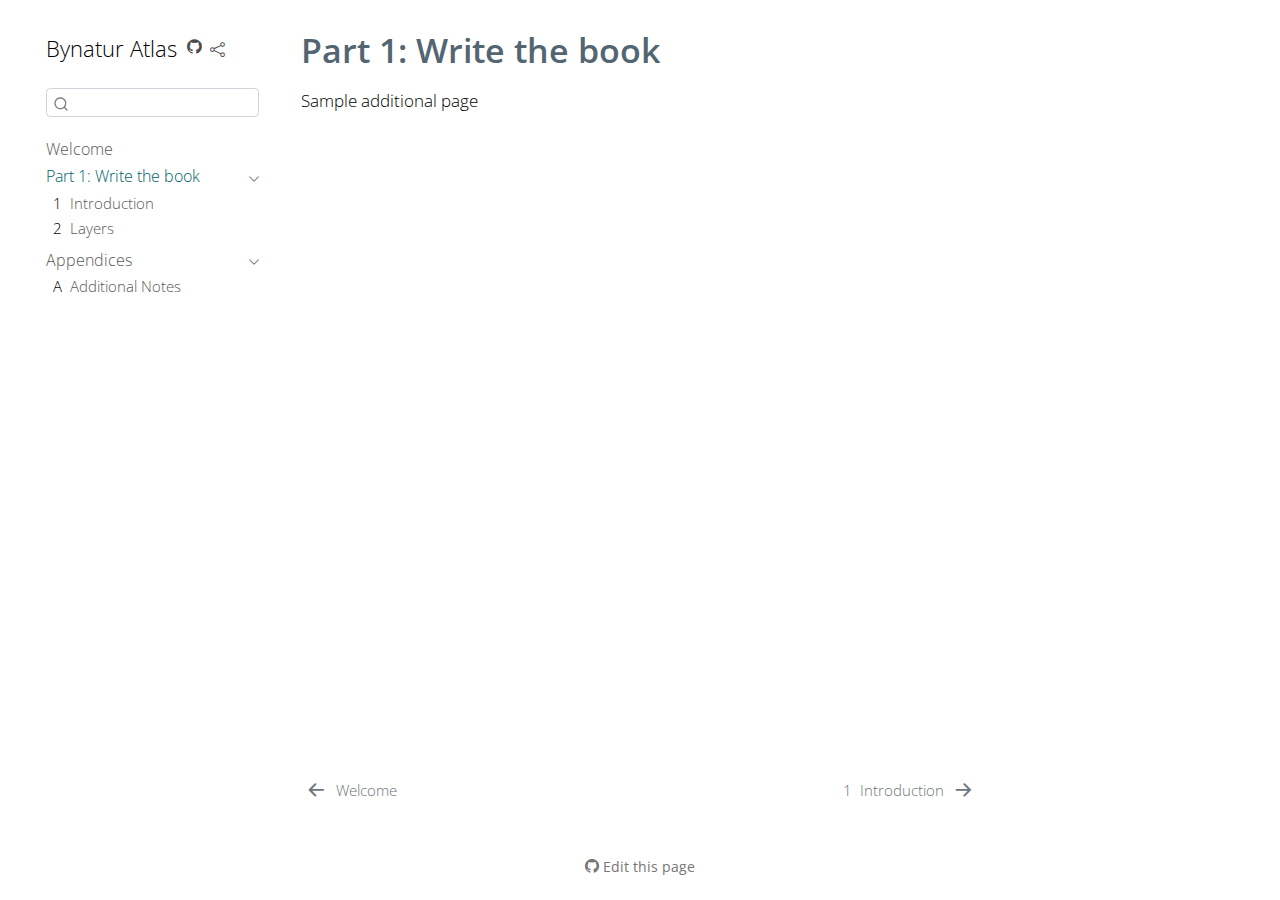
<file: _book/my-first-book.html>
<!DOCTYPE html>
<html xmlns="http://www.w3.org/1999/xhtml" lang="en" xml:lang="en"><head>

<meta charset="utf-8">
<meta name="generator" content="quarto-1.3.450">

<meta name="viewport" content="width=device-width, initial-scale=1.0, user-scalable=yes">

<meta name="description" content="SPARE ProjectSpace for resilience (SPARE) - how do we plan for stormwater,biodiversity and recreation to increase urban resilience?">

<title>Bynatur Atlas - Part 1: Write the book</title>
<style>
code{white-space: pre-wrap;}
span.smallcaps{font-variant: small-caps;}
div.columns{display: flex; gap: min(4vw, 1.5em);}
div.column{flex: auto; overflow-x: auto;}
div.hanging-indent{margin-left: 1.5em; text-indent: -1.5em;}
ul.task-list{list-style: none;}
ul.task-list li input[type="checkbox"] {
  width: 0.8em;
  margin: 0 0.8em 0.2em -1em; /* quarto-specific, see https://github.com/quarto-dev/quarto-cli/issues/4556 */ 
  vertical-align: middle;
}
</style>


<script src="site_libs/quarto-nav/quarto-nav.js"></script>
<script src="site_libs/quarto-nav/headroom.min.js"></script>
<script src="site_libs/clipboard/clipboard.min.js"></script>
<script src="site_libs/quarto-search/autocomplete.umd.js"></script>
<script src="site_libs/quarto-search/fuse.min.js"></script>
<script src="site_libs/quarto-search/quarto-search.js"></script>
<meta name="quarto:offset" content="./">
<link href="./introduction.html" rel="next">
<link href="./index.html" rel="prev">
<script src="site_libs/quarto-html/quarto.js"></script>
<script src="site_libs/quarto-html/popper.min.js"></script>
<script src="site_libs/quarto-html/tippy.umd.min.js"></script>
<script src="site_libs/quarto-html/anchor.min.js"></script>
<link href="site_libs/quarto-html/tippy.css" rel="stylesheet">
<link href="site_libs/quarto-html/quarto-syntax-highlighting.css" rel="stylesheet" id="quarto-text-highlighting-styles">
<script src="site_libs/bootstrap/bootstrap.min.js"></script>
<link href="site_libs/bootstrap/bootstrap-icons.css" rel="stylesheet">
<link href="site_libs/bootstrap/bootstrap.min.css" rel="stylesheet" id="quarto-bootstrap" data-mode="light">
<script id="quarto-search-options" type="application/json">{
  "location": "sidebar",
  "copy-button": false,
  "collapse-after": 3,
  "panel-placement": "start",
  "type": "textbox",
  "limit": 20,
  "language": {
    "search-no-results-text": "No results",
    "search-matching-documents-text": "matching documents",
    "search-copy-link-title": "Copy link to search",
    "search-hide-matches-text": "Hide additional matches",
    "search-more-match-text": "more match in this document",
    "search-more-matches-text": "more matches in this document",
    "search-clear-button-title": "Clear",
    "search-detached-cancel-button-title": "Cancel",
    "search-submit-button-title": "Submit",
    "search-label": "Search"
  }
}</script>


</head>

<body class="nav-sidebar floating">

<div id="quarto-search-results"></div>
  <header id="quarto-header" class="headroom fixed-top">
  <nav class="quarto-secondary-nav">
    <div class="container-fluid d-flex">
      <button type="button" class="quarto-btn-toggle btn" data-bs-toggle="collapse" data-bs-target="#quarto-sidebar,#quarto-sidebar-glass" aria-controls="quarto-sidebar" aria-expanded="false" aria-label="Toggle sidebar navigation" onclick="if (window.quartoToggleHeadroom) { window.quartoToggleHeadroom(); }">
        <i class="bi bi-layout-text-sidebar-reverse"></i>
      </button>
      <nav class="quarto-page-breadcrumbs" aria-label="breadcrumb"><ol class="breadcrumb"><li class="breadcrumb-item"><a href="./my-first-book.html">Part 1: Write the book</a></li></ol></nav>
      <a class="flex-grow-1" role="button" data-bs-toggle="collapse" data-bs-target="#quarto-sidebar,#quarto-sidebar-glass" aria-controls="quarto-sidebar" aria-expanded="false" aria-label="Toggle sidebar navigation" onclick="if (window.quartoToggleHeadroom) { window.quartoToggleHeadroom(); }">      
      </a>
      <button type="button" class="btn quarto-search-button" aria-label="" onclick="window.quartoOpenSearch();">
        <i class="bi bi-search"></i>
      </button>
    </div>
  </nav>
</header>
<!-- content -->
<div id="quarto-content" class="quarto-container page-columns page-rows-contents page-layout-article">
<!-- sidebar -->
  <nav id="quarto-sidebar" class="sidebar collapse collapse-horizontal sidebar-navigation floating overflow-auto">
    <div class="pt-lg-2 mt-2 text-left sidebar-header">
    <div class="sidebar-title mb-0 py-0">
      <a href="./">Bynatur Atlas</a> 
        <div class="sidebar-tools-main">
    <a href="https://github.com/NINAnor/NINA-ebook-template" rel="" title="Source Code" class="quarto-navigation-tool px-1" aria-label="Source Code"><i class="bi bi-github"></i></a>
    <div class="dropdown">
      <a href="" title="Share" id="quarto-navigation-tool-dropdown-0" class="quarto-navigation-tool dropdown-toggle px-1" data-bs-toggle="dropdown" aria-expanded="false" aria-label="Share"><i class="bi bi-share"></i></a>
      <ul class="dropdown-menu" aria-labelledby="quarto-navigation-tool-dropdown-0">
          <li>
            <a class="dropdown-item sidebar-tools-main-item" href="https://twitter.com/intent/tweet?url=|url|">
              <i class="bi bi-bi-twitter pe-1"></i>
            Twitter
            </a>
          </li>
          <li>
            <a class="dropdown-item sidebar-tools-main-item" href="https://www.facebook.com/sharer/sharer.php?u=|url|">
              <i class="bi bi-bi-facebook pe-1"></i>
            Facebook
            </a>
          </li>
          <li>
            <a class="dropdown-item sidebar-tools-main-item" href="https://www.linkedin.com/sharing/share-offsite/?url=|url|">
              <i class="bi bi-bi-linkedin pe-1"></i>
            LinkedIn
            </a>
          </li>
      </ul>
    </div>
</div>
    </div>
      </div>
        <div class="mt-2 flex-shrink-0 align-items-center">
        <div class="sidebar-search">
        <div id="quarto-search" class="" title="Search"></div>
        </div>
        </div>
    <div class="sidebar-menu-container"> 
    <ul class="list-unstyled mt-1">
        <li class="sidebar-item">
  <div class="sidebar-item-container"> 
  <a href="./index.html" class="sidebar-item-text sidebar-link">
 <span class="menu-text">Welcome</span></a>
  </div>
</li>
        <li class="sidebar-item sidebar-item-section">
      <div class="sidebar-item-container"> 
            <a href="./my-first-book.html" class="sidebar-item-text sidebar-link active">
 <span class="menu-text">Part 1: Write the book</span></a>
          <a class="sidebar-item-toggle text-start" data-bs-toggle="collapse" data-bs-target="#quarto-sidebar-section-1" aria-expanded="true" aria-label="Toggle section">
            <i class="bi bi-chevron-right ms-2"></i>
          </a> 
      </div>
      <ul id="quarto-sidebar-section-1" class="collapse list-unstyled sidebar-section depth1 show">  
          <li class="sidebar-item">
  <div class="sidebar-item-container"> 
  <a href="./introduction.html" class="sidebar-item-text sidebar-link">
 <span class="menu-text"><span class="chapter-number">1</span>&nbsp; <span class="chapter-title">Introduction</span></span></a>
  </div>
</li>
          <li class="sidebar-item">
  <div class="sidebar-item-container"> 
  <a href="./layers.html" class="sidebar-item-text sidebar-link">
 <span class="menu-text"><span class="chapter-number">2</span>&nbsp; <span class="chapter-title">Layers</span></span></a>
  </div>
</li>
      </ul>
  </li>
        <li class="sidebar-item sidebar-item-section">
      <div class="sidebar-item-container"> 
            <a class="sidebar-item-text sidebar-link text-start" data-bs-toggle="collapse" data-bs-target="#quarto-sidebar-section-2" aria-expanded="true">
 <span class="menu-text">Appendices</span></a>
          <a class="sidebar-item-toggle text-start" data-bs-toggle="collapse" data-bs-target="#quarto-sidebar-section-2" aria-expanded="true" aria-label="Toggle section">
            <i class="bi bi-chevron-right ms-2"></i>
          </a> 
      </div>
      <ul id="quarto-sidebar-section-2" class="collapse list-unstyled sidebar-section depth1 show">  
          <li class="sidebar-item">
  <div class="sidebar-item-container"> 
  <a href="./appendix-notes.html" class="sidebar-item-text sidebar-link">
 <span class="menu-text"><span class="chapter-number">A</span>&nbsp; <span class="chapter-title">Additional Notes</span></span></a>
  </div>
</li>
      </ul>
  </li>
    </ul>
    </div>
</nav>
<div id="quarto-sidebar-glass" data-bs-toggle="collapse" data-bs-target="#quarto-sidebar,#quarto-sidebar-glass"></div>
<!-- margin-sidebar -->
    <div id="quarto-margin-sidebar" class="sidebar margin-sidebar">
        
    </div>
<!-- main -->
<main class="content" id="quarto-document-content">

<header id="title-block-header" class="quarto-title-block default">
<div class="quarto-title">
<h1 class="title"><span id="write-my-book-please" class="quarto-section-identifier">Part 1: Write the book</span></h1>
</div>



<div class="quarto-title-meta">

    
  
    
  </div>
  

</header>

<p>Sample additional page</p>



</main> <!-- /main -->
<script id="quarto-html-after-body" type="application/javascript">
window.document.addEventListener("DOMContentLoaded", function (event) {
  const toggleBodyColorMode = (bsSheetEl) => {
    const mode = bsSheetEl.getAttribute("data-mode");
    const bodyEl = window.document.querySelector("body");
    if (mode === "dark") {
      bodyEl.classList.add("quarto-dark");
      bodyEl.classList.remove("quarto-light");
    } else {
      bodyEl.classList.add("quarto-light");
      bodyEl.classList.remove("quarto-dark");
    }
  }
  const toggleBodyColorPrimary = () => {
    const bsSheetEl = window.document.querySelector("link#quarto-bootstrap");
    if (bsSheetEl) {
      toggleBodyColorMode(bsSheetEl);
    }
  }
  toggleBodyColorPrimary();  
  const icon = "";
  const anchorJS = new window.AnchorJS();
  anchorJS.options = {
    placement: 'right',
    icon: icon
  };
  anchorJS.add('.anchored');
  const isCodeAnnotation = (el) => {
    for (const clz of el.classList) {
      if (clz.startsWith('code-annotation-')) {                     
        return true;
      }
    }
    return false;
  }
  const clipboard = new window.ClipboardJS('.code-copy-button', {
    text: function(trigger) {
      const codeEl = trigger.previousElementSibling.cloneNode(true);
      for (const childEl of codeEl.children) {
        if (isCodeAnnotation(childEl)) {
          childEl.remove();
        }
      }
      return codeEl.innerText;
    }
  });
  clipboard.on('success', function(e) {
    // button target
    const button = e.trigger;
    // don't keep focus
    button.blur();
    // flash "checked"
    button.classList.add('code-copy-button-checked');
    var currentTitle = button.getAttribute("title");
    button.setAttribute("title", "Copied!");
    let tooltip;
    if (window.bootstrap) {
      button.setAttribute("data-bs-toggle", "tooltip");
      button.setAttribute("data-bs-placement", "left");
      button.setAttribute("data-bs-title", "Copied!");
      tooltip = new bootstrap.Tooltip(button, 
        { trigger: "manual", 
          customClass: "code-copy-button-tooltip",
          offset: [0, -8]});
      tooltip.show();    
    }
    setTimeout(function() {
      if (tooltip) {
        tooltip.hide();
        button.removeAttribute("data-bs-title");
        button.removeAttribute("data-bs-toggle");
        button.removeAttribute("data-bs-placement");
      }
      button.setAttribute("title", currentTitle);
      button.classList.remove('code-copy-button-checked');
    }, 1000);
    // clear code selection
    e.clearSelection();
  });
  function tippyHover(el, contentFn) {
    const config = {
      allowHTML: true,
      content: contentFn,
      maxWidth: 500,
      delay: 100,
      arrow: false,
      appendTo: function(el) {
          return el.parentElement;
      },
      interactive: true,
      interactiveBorder: 10,
      theme: 'quarto',
      placement: 'bottom-start'
    };
    window.tippy(el, config); 
  }
  const noterefs = window.document.querySelectorAll('a[role="doc-noteref"]');
  for (var i=0; i<noterefs.length; i++) {
    const ref = noterefs[i];
    tippyHover(ref, function() {
      // use id or data attribute instead here
      let href = ref.getAttribute('data-footnote-href') || ref.getAttribute('href');
      try { href = new URL(href).hash; } catch {}
      const id = href.replace(/^#\/?/, "");
      const note = window.document.getElementById(id);
      return note.innerHTML;
    });
  }
      let selectedAnnoteEl;
      const selectorForAnnotation = ( cell, annotation) => {
        let cellAttr = 'data-code-cell="' + cell + '"';
        let lineAttr = 'data-code-annotation="' +  annotation + '"';
        const selector = 'span[' + cellAttr + '][' + lineAttr + ']';
        return selector;
      }
      const selectCodeLines = (annoteEl) => {
        const doc = window.document;
        const targetCell = annoteEl.getAttribute("data-target-cell");
        const targetAnnotation = annoteEl.getAttribute("data-target-annotation");
        const annoteSpan = window.document.querySelector(selectorForAnnotation(targetCell, targetAnnotation));
        const lines = annoteSpan.getAttribute("data-code-lines").split(",");
        const lineIds = lines.map((line) => {
          return targetCell + "-" + line;
        })
        let top = null;
        let height = null;
        let parent = null;
        if (lineIds.length > 0) {
            //compute the position of the single el (top and bottom and make a div)
            const el = window.document.getElementById(lineIds[0]);
            top = el.offsetTop;
            height = el.offsetHeight;
            parent = el.parentElement.parentElement;
          if (lineIds.length > 1) {
            const lastEl = window.document.getElementById(lineIds[lineIds.length - 1]);
            const bottom = lastEl.offsetTop + lastEl.offsetHeight;
            height = bottom - top;
          }
          if (top !== null && height !== null && parent !== null) {
            // cook up a div (if necessary) and position it 
            let div = window.document.getElementById("code-annotation-line-highlight");
            if (div === null) {
              div = window.document.createElement("div");
              div.setAttribute("id", "code-annotation-line-highlight");
              div.style.position = 'absolute';
              parent.appendChild(div);
            }
            div.style.top = top - 2 + "px";
            div.style.height = height + 4 + "px";
            let gutterDiv = window.document.getElementById("code-annotation-line-highlight-gutter");
            if (gutterDiv === null) {
              gutterDiv = window.document.createElement("div");
              gutterDiv.setAttribute("id", "code-annotation-line-highlight-gutter");
              gutterDiv.style.position = 'absolute';
              const codeCell = window.document.getElementById(targetCell);
              const gutter = codeCell.querySelector('.code-annotation-gutter');
              gutter.appendChild(gutterDiv);
            }
            gutterDiv.style.top = top - 2 + "px";
            gutterDiv.style.height = height + 4 + "px";
          }
          selectedAnnoteEl = annoteEl;
        }
      };
      const unselectCodeLines = () => {
        const elementsIds = ["code-annotation-line-highlight", "code-annotation-line-highlight-gutter"];
        elementsIds.forEach((elId) => {
          const div = window.document.getElementById(elId);
          if (div) {
            div.remove();
          }
        });
        selectedAnnoteEl = undefined;
      };
      // Attach click handler to the DT
      const annoteDls = window.document.querySelectorAll('dt[data-target-cell]');
      for (const annoteDlNode of annoteDls) {
        annoteDlNode.addEventListener('click', (event) => {
          const clickedEl = event.target;
          if (clickedEl !== selectedAnnoteEl) {
            unselectCodeLines();
            const activeEl = window.document.querySelector('dt[data-target-cell].code-annotation-active');
            if (activeEl) {
              activeEl.classList.remove('code-annotation-active');
            }
            selectCodeLines(clickedEl);
            clickedEl.classList.add('code-annotation-active');
          } else {
            // Unselect the line
            unselectCodeLines();
            clickedEl.classList.remove('code-annotation-active');
          }
        });
      }
  const findCites = (el) => {
    const parentEl = el.parentElement;
    if (parentEl) {
      const cites = parentEl.dataset.cites;
      if (cites) {
        return {
          el,
          cites: cites.split(' ')
        };
      } else {
        return findCites(el.parentElement)
      }
    } else {
      return undefined;
    }
  };
  var bibliorefs = window.document.querySelectorAll('a[role="doc-biblioref"]');
  for (var i=0; i<bibliorefs.length; i++) {
    const ref = bibliorefs[i];
    const citeInfo = findCites(ref);
    if (citeInfo) {
      tippyHover(citeInfo.el, function() {
        var popup = window.document.createElement('div');
        citeInfo.cites.forEach(function(cite) {
          var citeDiv = window.document.createElement('div');
          citeDiv.classList.add('hanging-indent');
          citeDiv.classList.add('csl-entry');
          var biblioDiv = window.document.getElementById('ref-' + cite);
          if (biblioDiv) {
            citeDiv.innerHTML = biblioDiv.innerHTML;
          }
          popup.appendChild(citeDiv);
        });
        return popup.innerHTML;
      });
    }
  }
});
</script>
<nav class="page-navigation">
  <div class="nav-page nav-page-previous">
      <a href="./index.html" class="pagination-link">
        <i class="bi bi-arrow-left-short"></i> <span class="nav-page-text">Welcome</span>
      </a>          
  </div>
  <div class="nav-page nav-page-next">
      <a href="./introduction.html" class="pagination-link">
        <span class="nav-page-text"><span class="chapter-number">1</span>&nbsp; <span class="chapter-title">Introduction</span></span> <i class="bi bi-arrow-right-short"></i>
      </a>
  </div>
</nav>
</div> <!-- /content -->



<footer class="footer"><div class="nav-footer"><div class="nav-footer-center"><div class="toc-actions"><div><i class="bi bi-github"></i></div><div class="action-links"><p><a href="https://github.com/NINAnor/NINA-ebook-template/edit/main/my-first-book.qmd" class="toc-action">Edit this page</a></p></div></div></div></div></footer></body></html>
</file>
<file: _book/site_libs/quarto-html/tippy.css>
.tippy-box[data-animation=fade][data-state=hidden]{opacity:0}[data-tippy-root]{max-width:calc(100vw - 10px)}.tippy-box{position:relative;background-color:#333;color:#fff;border-radius:4px;font-size:14px;line-height:1.4;white-space:normal;outline:0;transition-property:transform,visibility,opacity}.tippy-box[data-placement^=top]>.tippy-arrow{bottom:0}.tippy-box[data-placement^=top]>.tippy-arrow:before{bottom:-7px;left:0;border-width:8px 8px 0;border-top-color:initial;transform-origin:center top}.tippy-box[data-placement^=bottom]>.tippy-arrow{top:0}.tippy-box[data-placement^=bottom]>.tippy-arrow:before{top:-7px;left:0;border-width:0 8px 8px;border-bottom-color:initial;transform-origin:center bottom}.tippy-box[data-placement^=left]>.tippy-arrow{right:0}.tippy-box[data-placement^=left]>.tippy-arrow:before{border-width:8px 0 8px 8px;border-left-color:initial;right:-7px;transform-origin:center left}.tippy-box[data-placement^=right]>.tippy-arrow{left:0}.tippy-box[data-placement^=right]>.tippy-arrow:before{left:-7px;border-width:8px 8px 8px 0;border-right-color:initial;transform-origin:center right}.tippy-box[data-inertia][data-state=visible]{transition-timing-function:cubic-bezier(.54,1.5,.38,1.11)}.tippy-arrow{width:16px;height:16px;color:#333}.tippy-arrow:before{content:"";position:absolute;border-color:transparent;border-style:solid}.tippy-content{position:relative;padding:5px 9px;z-index:1}
</file>
<file: _book/site_libs/quarto-html/quarto-syntax-highlighting.css>
/* quarto syntax highlight colors */
:root {
  --quarto-hl-ot-color: #003B4F;
  --quarto-hl-at-color: #657422;
  --quarto-hl-ss-color: #20794D;
  --quarto-hl-an-color: #5E5E5E;
  --quarto-hl-fu-color: #4758AB;
  --quarto-hl-st-color: #20794D;
  --quarto-hl-cf-color: #003B4F;
  --quarto-hl-op-color: #5E5E5E;
  --quarto-hl-er-color: #AD0000;
  --quarto-hl-bn-color: #AD0000;
  --quarto-hl-al-color: #AD0000;
  --quarto-hl-va-color: #111111;
  --quarto-hl-bu-color: inherit;
  --quarto-hl-ex-color: inherit;
  --quarto-hl-pp-color: #AD0000;
  --quarto-hl-in-color: #5E5E5E;
  --quarto-hl-vs-color: #20794D;
  --quarto-hl-wa-color: #5E5E5E;
  --quarto-hl-do-color: #5E5E5E;
  --quarto-hl-im-color: #00769E;
  --quarto-hl-ch-color: #20794D;
  --quarto-hl-dt-color: #AD0000;
  --quarto-hl-fl-color: #AD0000;
  --quarto-hl-co-color: #5E5E5E;
  --quarto-hl-cv-color: #5E5E5E;
  --quarto-hl-cn-color: #8f5902;
  --quarto-hl-sc-color: #5E5E5E;
  --quarto-hl-dv-color: #AD0000;
  --quarto-hl-kw-color: #003B4F;
}

/* other quarto variables */
:root {
  --quarto-font-monospace: SFMono-Regular, Menlo, Monaco, Consolas, "Liberation Mono", "Courier New", monospace;
}

pre > code.sourceCode > span {
  color: #003B4F;
}

code span {
  color: #003B4F;
}

code.sourceCode > span {
  color: #003B4F;
}

div.sourceCode,
div.sourceCode pre.sourceCode {
  color: #003B4F;
}

code span.ot {
  color: #003B4F;
  font-style: inherit;
}

code span.at {
  color: #657422;
  font-style: inherit;
}

code span.ss {
  color: #20794D;
  font-style: inherit;
}

code span.an {
  color: #5E5E5E;
  font-style: inherit;
}

code span.fu {
  color: #4758AB;
  font-style: inherit;
}

code span.st {
  color: #20794D;
  font-style: inherit;
}

code span.cf {
  color: #003B4F;
  font-style: inherit;
}

code span.op {
  color: #5E5E5E;
  font-style: inherit;
}

code span.er {
  color: #AD0000;
  font-style: inherit;
}

code span.bn {
  color: #AD0000;
  font-style: inherit;
}

code span.al {
  color: #AD0000;
  font-style: inherit;
}

code span.va {
  color: #111111;
  font-style: inherit;
}

code span.bu {
  font-style: inherit;
}

code span.ex {
  font-style: inherit;
}

code span.pp {
  color: #AD0000;
  font-style: inherit;
}

code span.in {
  color: #5E5E5E;
  font-style: inherit;
}

code span.vs {
  color: #20794D;
  font-style: inherit;
}

code span.wa {
  color: #5E5E5E;
  font-style: italic;
}

code span.do {
  color: #5E5E5E;
  font-style: italic;
}

code span.im {
  color: #00769E;
  font-style: inherit;
}

code span.ch {
  color: #20794D;
  font-style: inherit;
}

code span.dt {
  color: #AD0000;
  font-style: inherit;
}

code span.fl {
  color: #AD0000;
  font-style: inherit;
}

code span.co {
  color: #5E5E5E;
  font-style: inherit;
}

code span.cv {
  color: #5E5E5E;
  font-style: italic;
}

code span.cn {
  color: #8f5902;
  font-style: inherit;
}

code span.sc {
  color: #5E5E5E;
  font-style: inherit;
}

code span.dv {
  color: #AD0000;
  font-style: inherit;
}

code span.kw {
  color: #003B4F;
  font-style: inherit;
}

.prevent-inlining {
  content: "</";
}

/*# sourceMappingURL=debc5d5d77c3f9108843748ff7464032.css.map */
</file>
<file: hello-world_files/libs/quarto-html/tippy.css>
.tippy-box[data-animation=fade][data-state=hidden]{opacity:0}[data-tippy-root]{max-width:calc(100vw - 10px)}.tippy-box{position:relative;background-color:#333;color:#fff;border-radius:4px;font-size:14px;line-height:1.4;white-space:normal;outline:0;transition-property:transform,visibility,opacity}.tippy-box[data-placement^=top]>.tippy-arrow{bottom:0}.tippy-box[data-placement^=top]>.tippy-arrow:before{bottom:-7px;left:0;border-width:8px 8px 0;border-top-color:initial;transform-origin:center top}.tippy-box[data-placement^=bottom]>.tippy-arrow{top:0}.tippy-box[data-placement^=bottom]>.tippy-arrow:before{top:-7px;left:0;border-width:0 8px 8px;border-bottom-color:initial;transform-origin:center bottom}.tippy-box[data-placement^=left]>.tippy-arrow{right:0}.tippy-box[data-placement^=left]>.tippy-arrow:before{border-width:8px 0 8px 8px;border-left-color:initial;right:-7px;transform-origin:center left}.tippy-box[data-placement^=right]>.tippy-arrow{left:0}.tippy-box[data-placement^=right]>.tippy-arrow:before{left:-7px;border-width:8px 8px 8px 0;border-right-color:initial;transform-origin:center right}.tippy-box[data-inertia][data-state=visible]{transition-timing-function:cubic-bezier(.54,1.5,.38,1.11)}.tippy-arrow{width:16px;height:16px;color:#333}.tippy-arrow:before{content:"";position:absolute;border-color:transparent;border-style:solid}.tippy-content{position:relative;padding:5px 9px;z-index:1}
</file>
<file: hello-world_files/libs/quarto-html/quarto-syntax-highlighting.css>
/* quarto syntax highlight colors */
:root {
  --quarto-hl-ot-color: #003B4F;
  --quarto-hl-at-color: #657422;
  --quarto-hl-ss-color: #20794D;
  --quarto-hl-an-color: #5E5E5E;
  --quarto-hl-fu-color: #4758AB;
  --quarto-hl-st-color: #20794D;
  --quarto-hl-cf-color: #003B4F;
  --quarto-hl-op-color: #5E5E5E;
  --quarto-hl-er-color: #AD0000;
  --quarto-hl-bn-color: #AD0000;
  --quarto-hl-al-color: #AD0000;
  --quarto-hl-va-color: #111111;
  --quarto-hl-bu-color: inherit;
  --quarto-hl-ex-color: inherit;
  --quarto-hl-pp-color: #AD0000;
  --quarto-hl-in-color: #5E5E5E;
  --quarto-hl-vs-color: #20794D;
  --quarto-hl-wa-color: #5E5E5E;
  --quarto-hl-do-color: #5E5E5E;
  --quarto-hl-im-color: #00769E;
  --quarto-hl-ch-color: #20794D;
  --quarto-hl-dt-color: #AD0000;
  --quarto-hl-fl-color: #AD0000;
  --quarto-hl-co-color: #5E5E5E;
  --quarto-hl-cv-color: #5E5E5E;
  --quarto-hl-cn-color: #8f5902;
  --quarto-hl-sc-color: #5E5E5E;
  --quarto-hl-dv-color: #AD0000;
  --quarto-hl-kw-color: #003B4F;
}

/* other quarto variables */
:root {
  --quarto-font-monospace: SFMono-Regular, Menlo, Monaco, Consolas, "Liberation Mono", "Courier New", monospace;
}

pre > code.sourceCode > span {
  color: #003B4F;
}

code span {
  color: #003B4F;
}

code.sourceCode > span {
  color: #003B4F;
}

div.sourceCode,
div.sourceCode pre.sourceCode {
  color: #003B4F;
}

code span.ot {
  color: #003B4F;
  font-style: inherit;
}

code span.at {
  color: #657422;
  font-style: inherit;
}

code span.ss {
  color: #20794D;
  font-style: inherit;
}

code span.an {
  color: #5E5E5E;
  font-style: inherit;
}

code span.fu {
  color: #4758AB;
  font-style: inherit;
}

code span.st {
  color: #20794D;
  font-style: inherit;
}

code span.cf {
  color: #003B4F;
  font-style: inherit;
}

code span.op {
  color: #5E5E5E;
  font-style: inherit;
}

code span.er {
  color: #AD0000;
  font-style: inherit;
}

code span.bn {
  color: #AD0000;
  font-style: inherit;
}

code span.al {
  color: #AD0000;
  font-style: inherit;
}

code span.va {
  color: #111111;
  font-style: inherit;
}

code span.bu {
  font-style: inherit;
}

code span.ex {
  font-style: inherit;
}

code span.pp {
  color: #AD0000;
  font-style: inherit;
}

code span.in {
  color: #5E5E5E;
  font-style: inherit;
}

code span.vs {
  color: #20794D;
  font-style: inherit;
}

code span.wa {
  color: #5E5E5E;
  font-style: italic;
}

code span.do {
  color: #5E5E5E;
  font-style: italic;
}

code span.im {
  color: #00769E;
  font-style: inherit;
}

code span.ch {
  color: #20794D;
  font-style: inherit;
}

code span.dt {
  color: #AD0000;
  font-style: inherit;
}

code span.fl {
  color: #AD0000;
  font-style: inherit;
}

code span.co {
  color: #5E5E5E;
  font-style: inherit;
}

code span.cv {
  color: #5E5E5E;
  font-style: italic;
}

code span.cn {
  color: #8f5902;
  font-style: inherit;
}

code span.sc {
  color: #5E5E5E;
  font-style: inherit;
}

code span.dv {
  color: #AD0000;
  font-style: inherit;
}

code span.kw {
  color: #003B4F;
  font-style: inherit;
}

.prevent-inlining {
  content: "</";
}

/*# sourceMappingURL=debc5d5d77c3f9108843748ff7464032.css.map */
</file>
